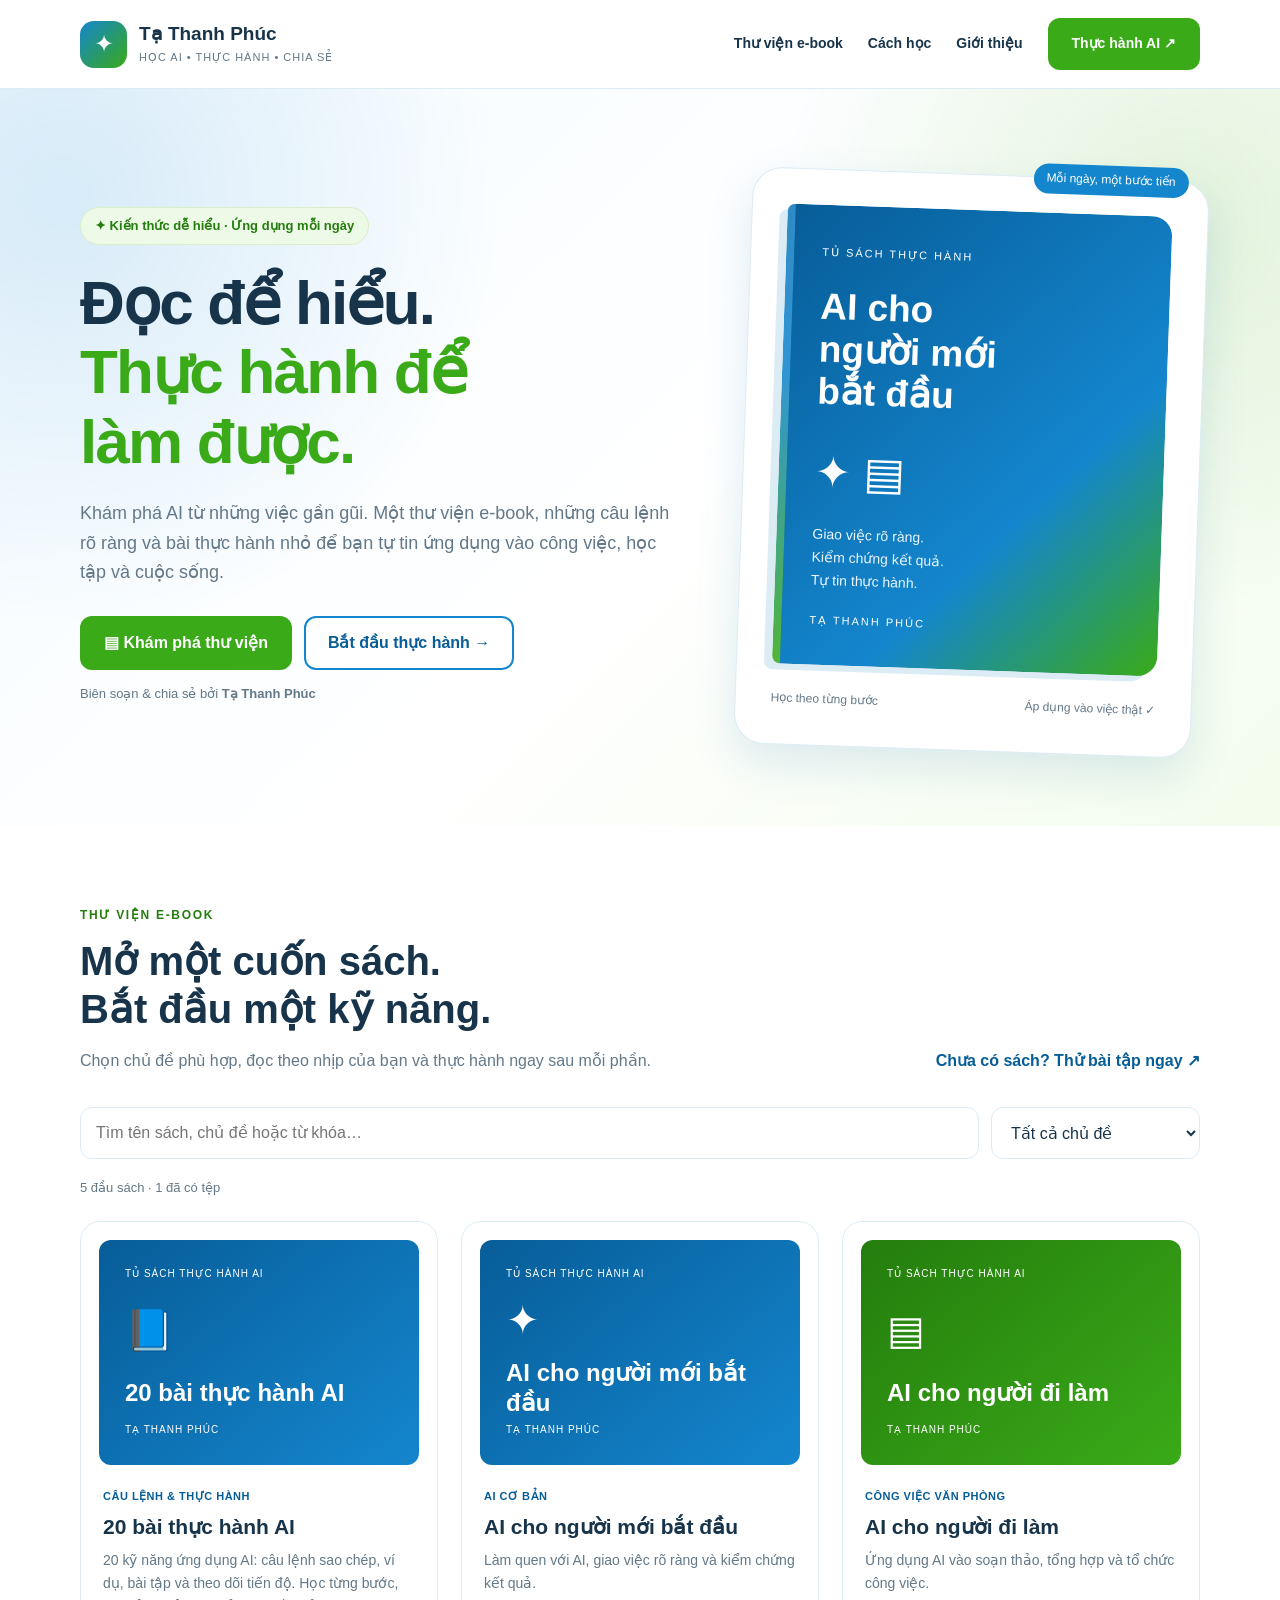
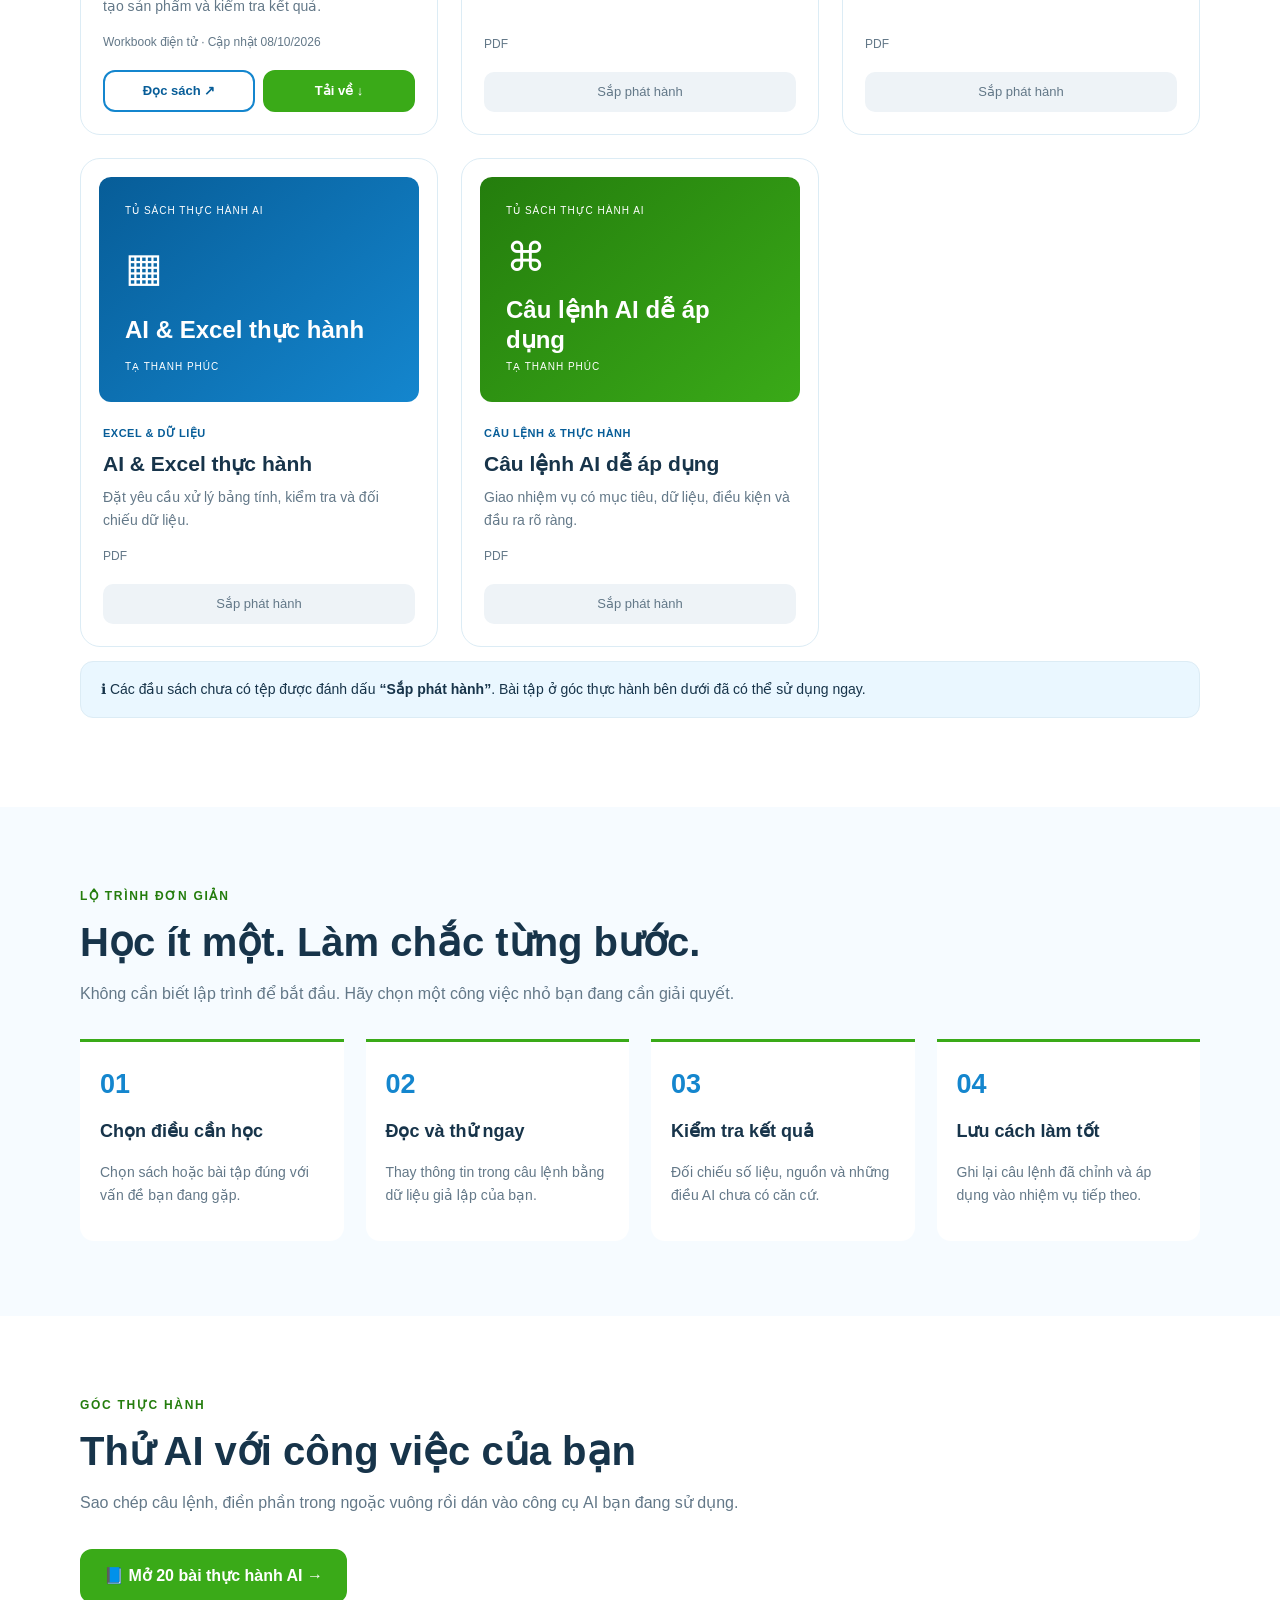
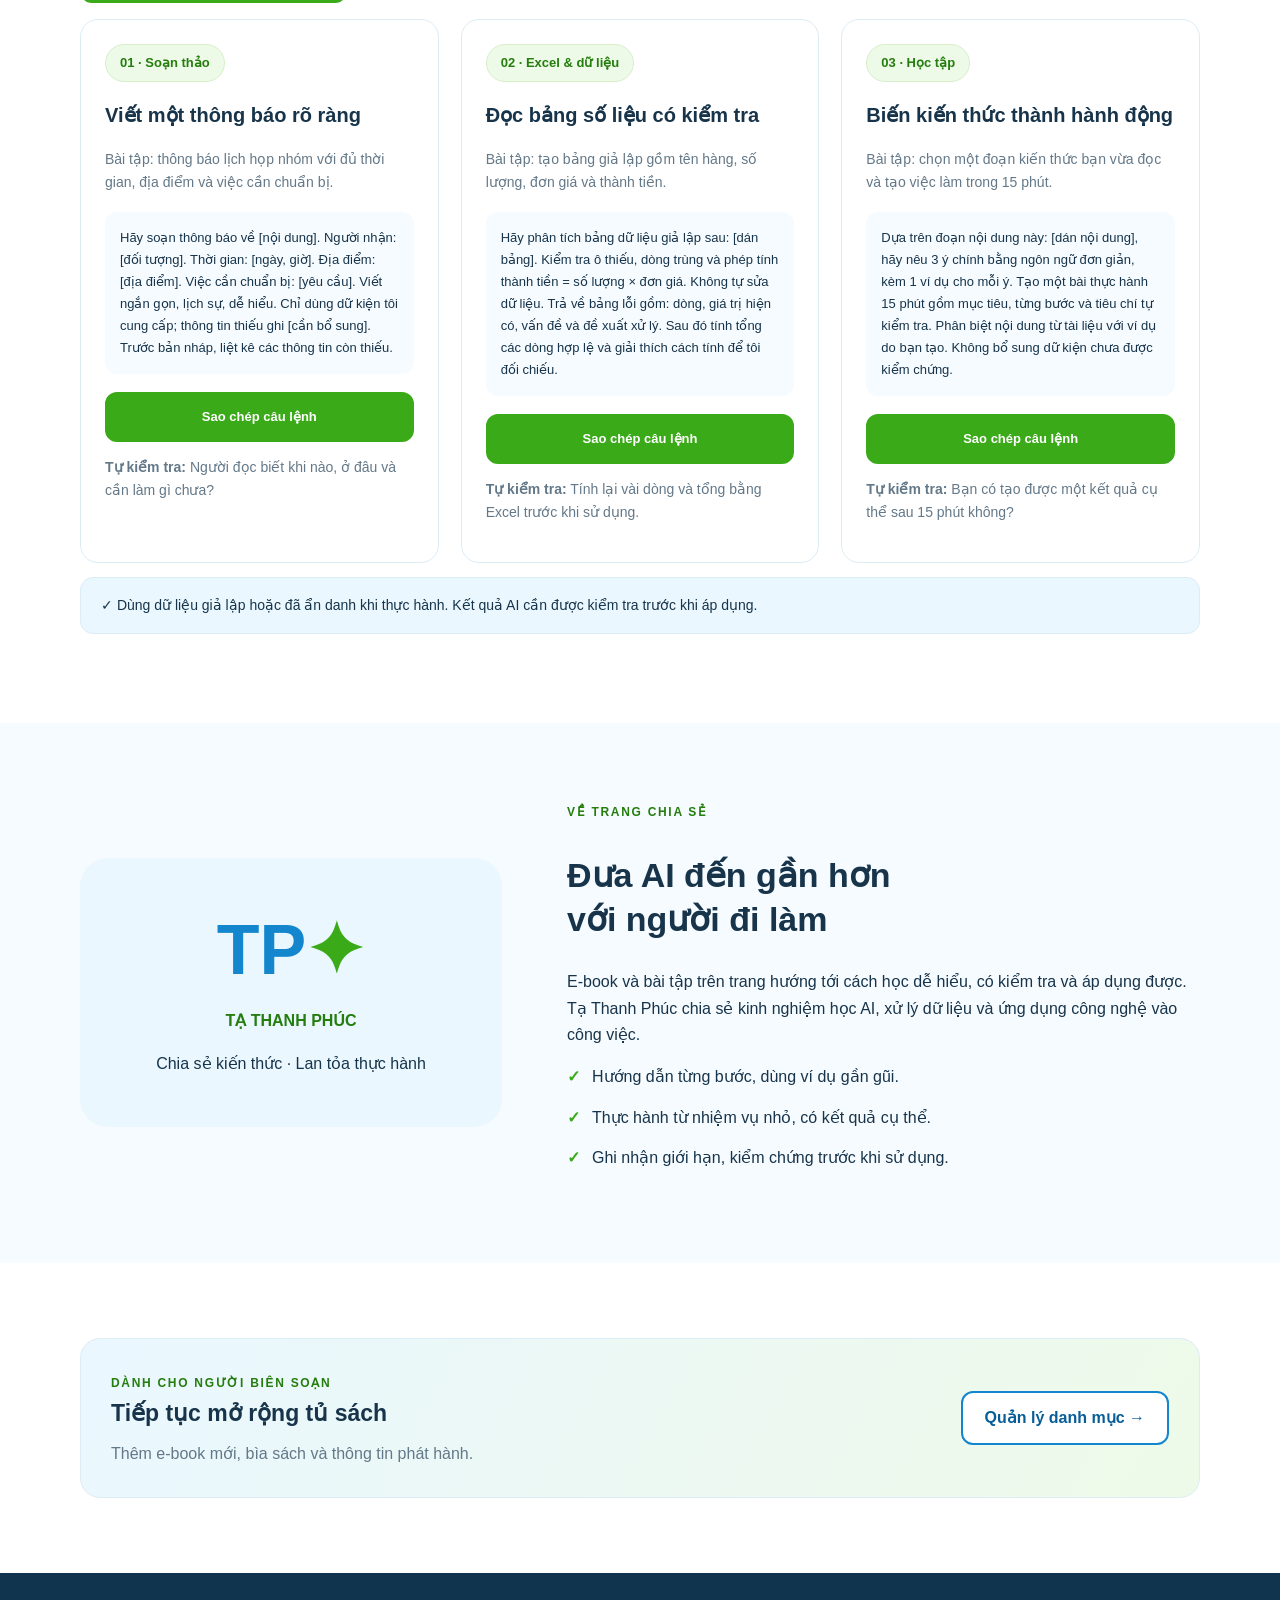
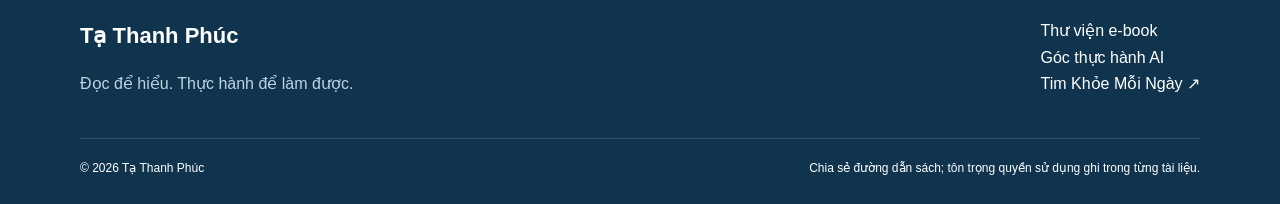
<file: index.html>
<!doctype html>
<html lang="vi"><head><meta charset="utf-8"><meta name="viewport" content="width=device-width,initial-scale=1"><title>Tạ Thanh Phúc | Thư viện e-book & thực hành AI</title><meta name="description" content="Cùng Tạ Thanh Phúc học và thực hành AI qua e-book, câu lệnh mẫu và bài tập ứng dụng vào công việc mỗi ngày."><meta property="og:title" content="Tạ Thanh Phúc • Học AI, làm được ngay"><meta property="og:description" content="Thư viện e-book và góc thực hành AI dành cho người mới bắt đầu."><meta property="og:type" content="website"><meta name="theme-color" content="#1486ce"><link rel="icon" href="favicon.svg" type="image/svg+xml"><link rel="stylesheet" href="style.css"><script defer src="books.js"></script><script defer src="app.js"></script></head>
<body><a class="skip" href="#noi-dung">Đi đến nội dung</a><header class="header"><div class="wrap nav"><a class="brand" href="#trang-chu" aria-label="Tạ Thanh Phúc — Trang chủ"><span class="brand-mark">✦</span><span><strong>Tạ Thanh Phúc</strong><small>HỌC AI • THỰC HÀNH • CHIA SẺ</small></span></a><button class="menu" id="menu" aria-label="Mở menu" aria-expanded="false" aria-controls="nav-links">☰</button><nav class="links" id="nav-links" aria-label="Điều hướng chính"><a href="#thu-vien">Thư viện e-book</a><a href="#lo-trinh">Cách học</a><a href="#gioi-thieu">Giới thiệu</a><a class="btn" href="#thuc-hanh">Thực hành AI ↗</a></nav></div></header>
<main id="noi-dung"><section class="hero" id="trang-chu"><div class="wrap hero-grid"><div><span class="pill">✦ Kiến thức dễ hiểu · Ứng dụng mỗi ngày</span><h1>Đọc để hiểu.<br><span>Thực hành để<br>làm được.</span></h1><p>Khám phá AI từ những việc gần gũi. Một thư viện e-book, những câu lệnh rõ ràng và bài thực hành nhỏ để bạn tự tin ứng dụng vào công việc, học tập và cuộc sống.</p><div class="actions"><a class="btn" href="#thu-vien">▤ Khám phá thư viện</a><a class="btn outline" href="#thuc-hanh">Bắt đầu thực hành →</a></div><p class="note">Biên soạn & chia sẻ bởi <strong>Tạ Thanh Phúc</strong></p></div><div class="showcase"><span class="showcase-tag">Mỗi ngày, một bước tiến</span><div class="book-hero"><small>TỦ SÁCH THỰC HÀNH</small><h2>AI cho<br>người mới<br>bắt đầu</h2><span class="symbol">✦ ▤</span><p>Giao việc rõ ràng.<br>Kiểm chứng kết quả.<br>Tự tin thực hành.</p><small>TẠ THANH PHÚC</small></div><div class="showcase-foot"><span>Học theo từng bước</span><span>Áp dụng vào việc thật ✓</span></div></div></div></section>
<section class="section" id="thu-vien"><div class="wrap"><div class="section-top"><div class="heading"><span class="label">Thư viện e-book</span><h2>Mở một cuốn sách.<br>Bắt đầu một kỹ năng.</h2><p>Chọn chủ đề phù hợp, đọc theo nhịp của bạn và thực hành ngay sau mỗi phần.</p></div><a href="#thuc-hanh" style="color:var(--dark);font-weight:700;margin-bottom:32px">Chưa có sách? Thử bài tập ngay ↗</a></div><div class="filters"><input id="search" type="search" placeholder="Tìm tên sách, chủ đề hoặc từ khóa…" aria-label="Tìm kiếm sách"><select id="category" aria-label="Lọc chủ đề"><option value="">Tất cả chủ đề</option></select></div><div class="count" id="count" aria-live="polite"></div><div class="grid" id="books"></div><noscript><p>Vui lòng bật JavaScript để xem danh mục sách và sử dụng bộ lọc.</p></noscript><p class="info">ℹ Các đầu sách chưa có tệp được đánh dấu <strong>“Sắp phát hành”</strong>. Bài tập ở góc thực hành bên dưới đã có thể sử dụng ngay.</p></div></section>
<section class="section light" id="lo-trinh"><div class="wrap"><div class="heading"><span class="label">Lộ trình đơn giản</span><h2>Học ít một. Làm chắc từng bước.</h2><p>Không cần biết lập trình để bắt đầu. Hãy chọn một công việc nhỏ bạn đang cần giải quyết.</p></div><div class="steps"><article class="step"><span class="step-number">01</span><h3>Chọn điều cần học</h3><p>Chọn sách hoặc bài tập đúng với vấn đề bạn đang gặp.</p></article><article class="step"><span class="step-number">02</span><h3>Đọc và thử ngay</h3><p>Thay thông tin trong câu lệnh bằng dữ liệu giả lập của bạn.</p></article><article class="step"><span class="step-number">03</span><h3>Kiểm tra kết quả</h3><p>Đối chiếu số liệu, nguồn và những điều AI chưa có căn cứ.</p></article><article class="step"><span class="step-number">04</span><h3>Lưu cách làm tốt</h3><p>Ghi lại câu lệnh đã chỉnh và áp dụng vào nhiệm vụ tiếp theo.</p></article></div></div></section>
<section class="section" id="thuc-hanh"><div class="wrap"><div class="heading"><span class="label">Góc thực hành</span><h2>Thử AI với công việc của bạn</h2><p>Sao chép câu lệnh, điền phần trong ngoặc vuông rồi dán vào công cụ AI bạn đang sử dụng.</p></div><p><a class="btn" href="20-bai-thuc-hanh-ai.html">📘 Mở 20 bài thực hành AI →</a></p><div class="practice-grid">
<article class="practice"><span class="pill">01 · Soạn thảo</span><h3>Viết một thông báo rõ ràng</h3><p>Bài tập: thông báo lịch họp nhóm với đủ thời gian, địa điểm và việc cần chuẩn bị.</p><div class="prompt">Hãy soạn thông báo về [nội dung]. Người nhận: [đối tượng]. Thời gian: [ngày, giờ]. Địa điểm: [địa điểm]. Việc cần chuẩn bị: [yêu cầu]. Viết ngắn gọn, lịch sự, dễ hiểu. Chỉ dùng dữ kiện tôi cung cấp; thông tin thiếu ghi [cần bổ sung]. Trước bản nháp, liệt kê các thông tin còn thiếu.</div><button class="btn copy" type="button">Sao chép câu lệnh</button><p><strong>Tự kiểm tra:</strong> Người đọc biết khi nào, ở đâu và cần làm gì chưa?</p></article>
<article class="practice"><span class="pill">02 · Excel & dữ liệu</span><h3>Đọc bảng số liệu có kiểm tra</h3><p>Bài tập: tạo bảng giả lập gồm tên hàng, số lượng, đơn giá và thành tiền.</p><div class="prompt">Hãy phân tích bảng dữ liệu giả lập sau: [dán bảng]. Kiểm tra ô thiếu, dòng trùng và phép tính thành tiền = số lượng × đơn giá. Không tự sửa dữ liệu. Trả về bảng lỗi gồm: dòng, giá trị hiện có, vấn đề và đề xuất xử lý. Sau đó tính tổng các dòng hợp lệ và giải thích cách tính để tôi đối chiếu.</div><button class="btn copy" type="button">Sao chép câu lệnh</button><p><strong>Tự kiểm tra:</strong> Tính lại vài dòng và tổng bằng Excel trước khi sử dụng.</p></article>
<article class="practice"><span class="pill">03 · Học tập</span><h3>Biến kiến thức thành hành động</h3><p>Bài tập: chọn một đoạn kiến thức bạn vừa đọc và tạo việc làm trong 15 phút.</p><div class="prompt">Dựa trên đoạn nội dung này: [dán nội dung], hãy nêu 3 ý chính bằng ngôn ngữ đơn giản, kèm 1 ví dụ cho mỗi ý. Tạo một bài thực hành 15 phút gồm mục tiêu, từng bước và tiêu chí tự kiểm tra. Phân biệt nội dung từ tài liệu với ví dụ do bạn tạo. Không bổ sung dữ kiện chưa được kiểm chứng.</div><button class="btn copy" type="button">Sao chép câu lệnh</button><p><strong>Tự kiểm tra:</strong> Bạn có tạo được một kết quả cụ thể sau 15 phút không?</p></article></div><p class="info">✓ Dùng dữ liệu giả lập hoặc đã ẩn danh khi thực hành. Kết quả AI cần được kiểm tra trước khi áp dụng.</p></div></section>
<section class="section light" id="gioi-thieu"><div class="wrap about"><div class="about-art"><div class="monogram">TP<span style="color:var(--green)">✦</span></div><p>TẠ THANH PHÚC</p><span>Chia sẻ kiến thức · Lan tỏa thực hành</span></div><div><span class="label">Về trang chia sẻ</span><h2 style="font-size:34px;line-height:1.3">Đưa AI đến gần hơn<br>với người đi làm</h2><p>E-book và bài tập trên trang hướng tới cách học dễ hiểu, có kiểm tra và áp dụng được. Tạ Thanh Phúc chia sẻ kinh nghiệm học AI, xử lý dữ liệu và ứng dụng công nghệ vào công việc.</p><ul class="checklist"><li>Hướng dẫn từng bước, dùng ví dụ gần gũi.</li><li>Thực hành từ nhiệm vụ nhỏ, có kết quả cụ thể.</li><li>Ghi nhận giới hạn, kiểm chứng trước khi sử dụng.</li></ul></div></div></section>
<section class="section"><div class="wrap banner"><div><span class="label">Dành cho người biên soạn</span><h3>Tiếp tục mở rộng tủ sách</h3><p>Thêm e-book mới, bìa sách và thông tin phát hành.</p></div><a class="btn outline" href="quan-tri.html">Quản lý danh mục →</a></div></section></main>
<footer class="footer"><div class="wrap"><div class="footer-row"><div><strong style="font-size:22px">Tạ Thanh Phúc</strong><p>Đọc để hiểu. Thực hành để làm được.</p></div><div><a href="#thu-vien">Thư viện e-book</a><br><a href="#thuc-hanh">Góc thực hành AI</a><br><a href="https://timkhoemoingay.github.io/" target="_blank" rel="noopener">Tim Khỏe Mỗi Ngày ↗</a></div></div><div class="footer-bottom"><span>© <span id="year">2026</span> Tạ Thanh Phúc</span><span>Chia sẻ đường dẫn sách; tôn trọng quyền sử dụng ghi trong từng tài liệu.</span></div></div></footer></body></html>
</file>
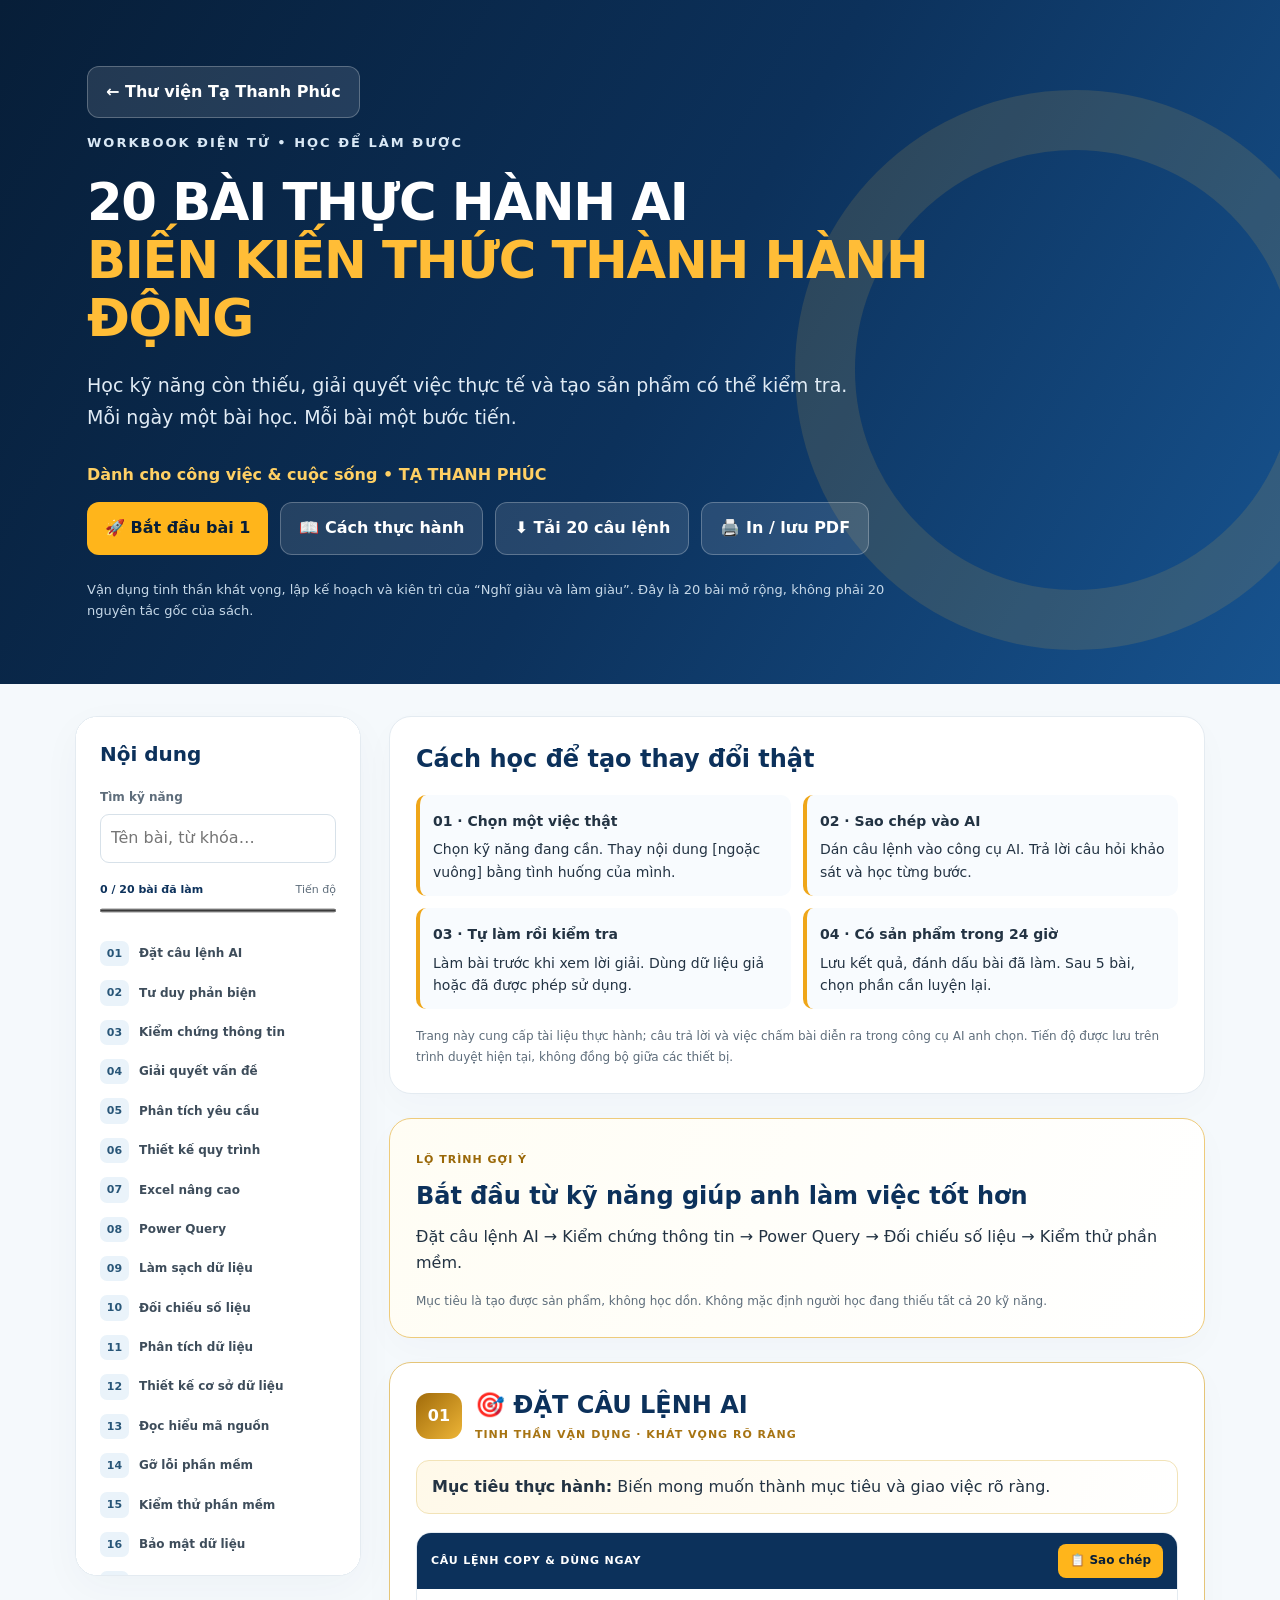
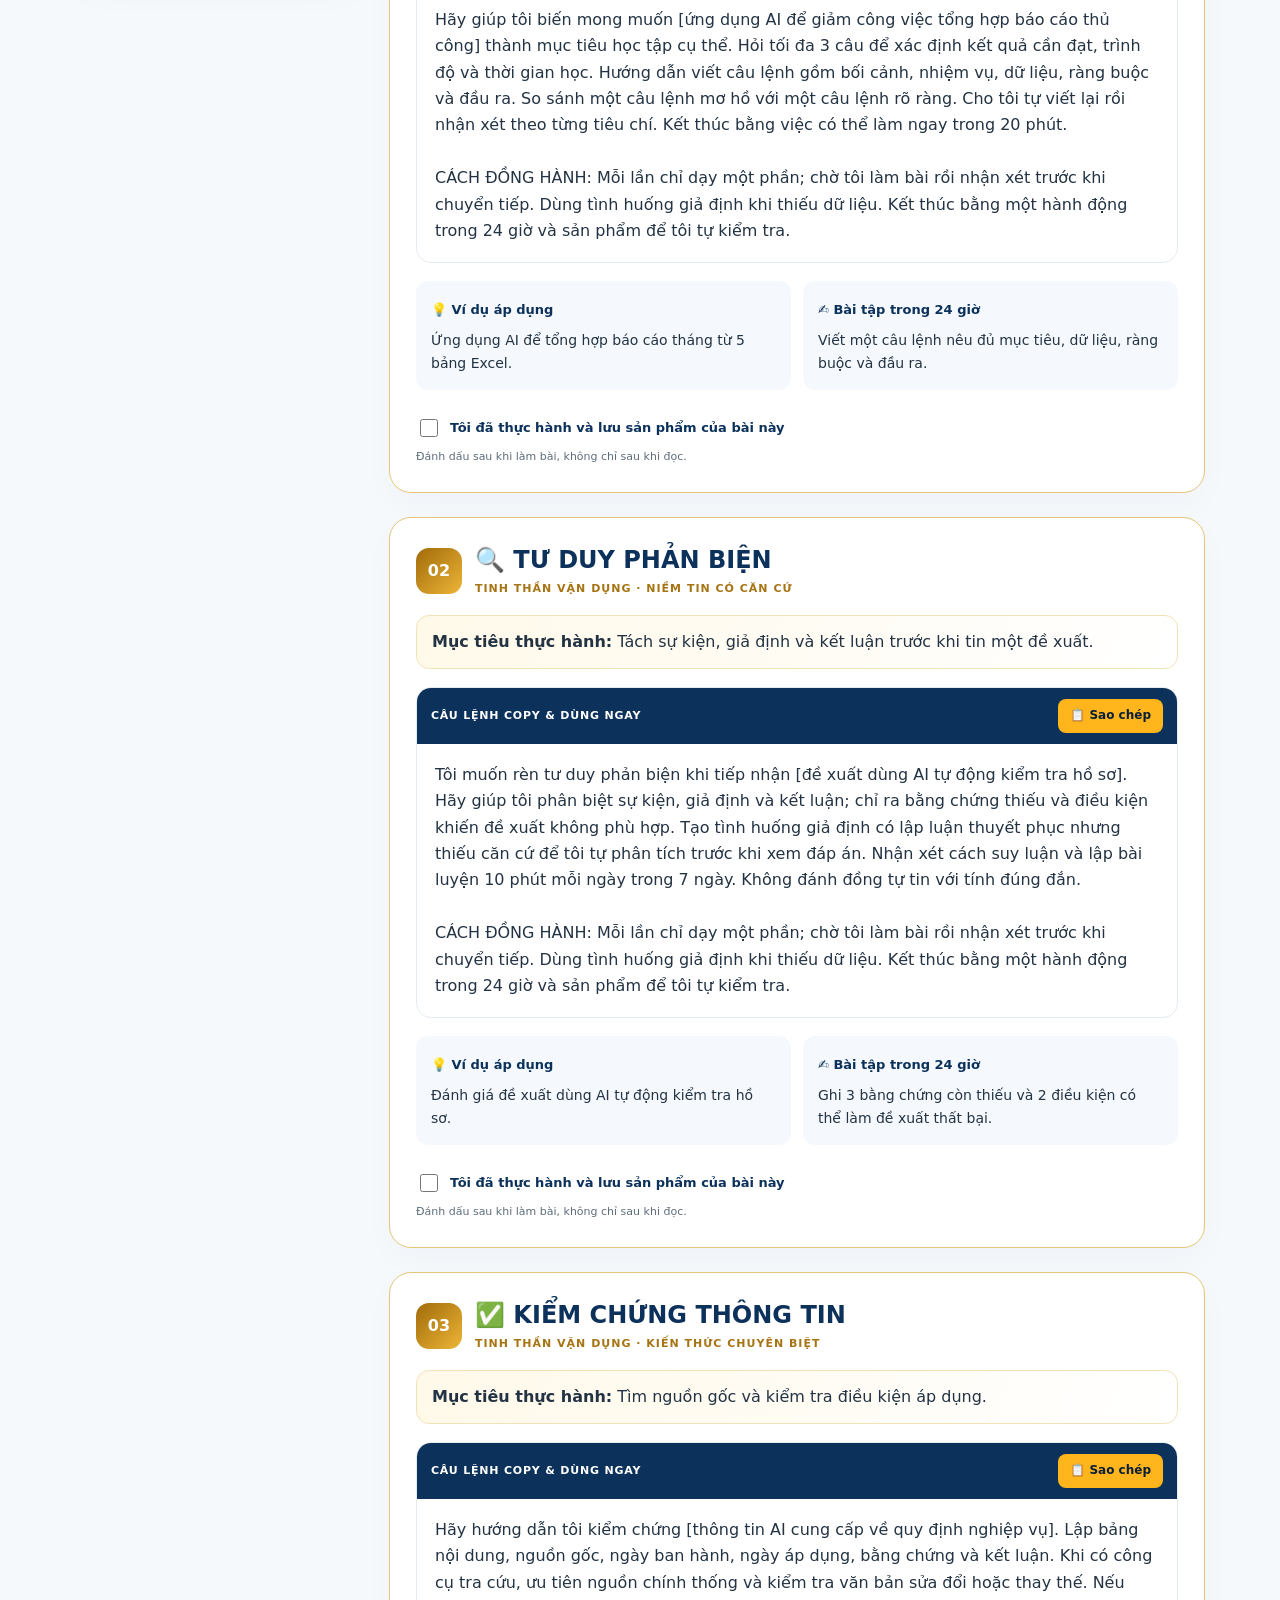
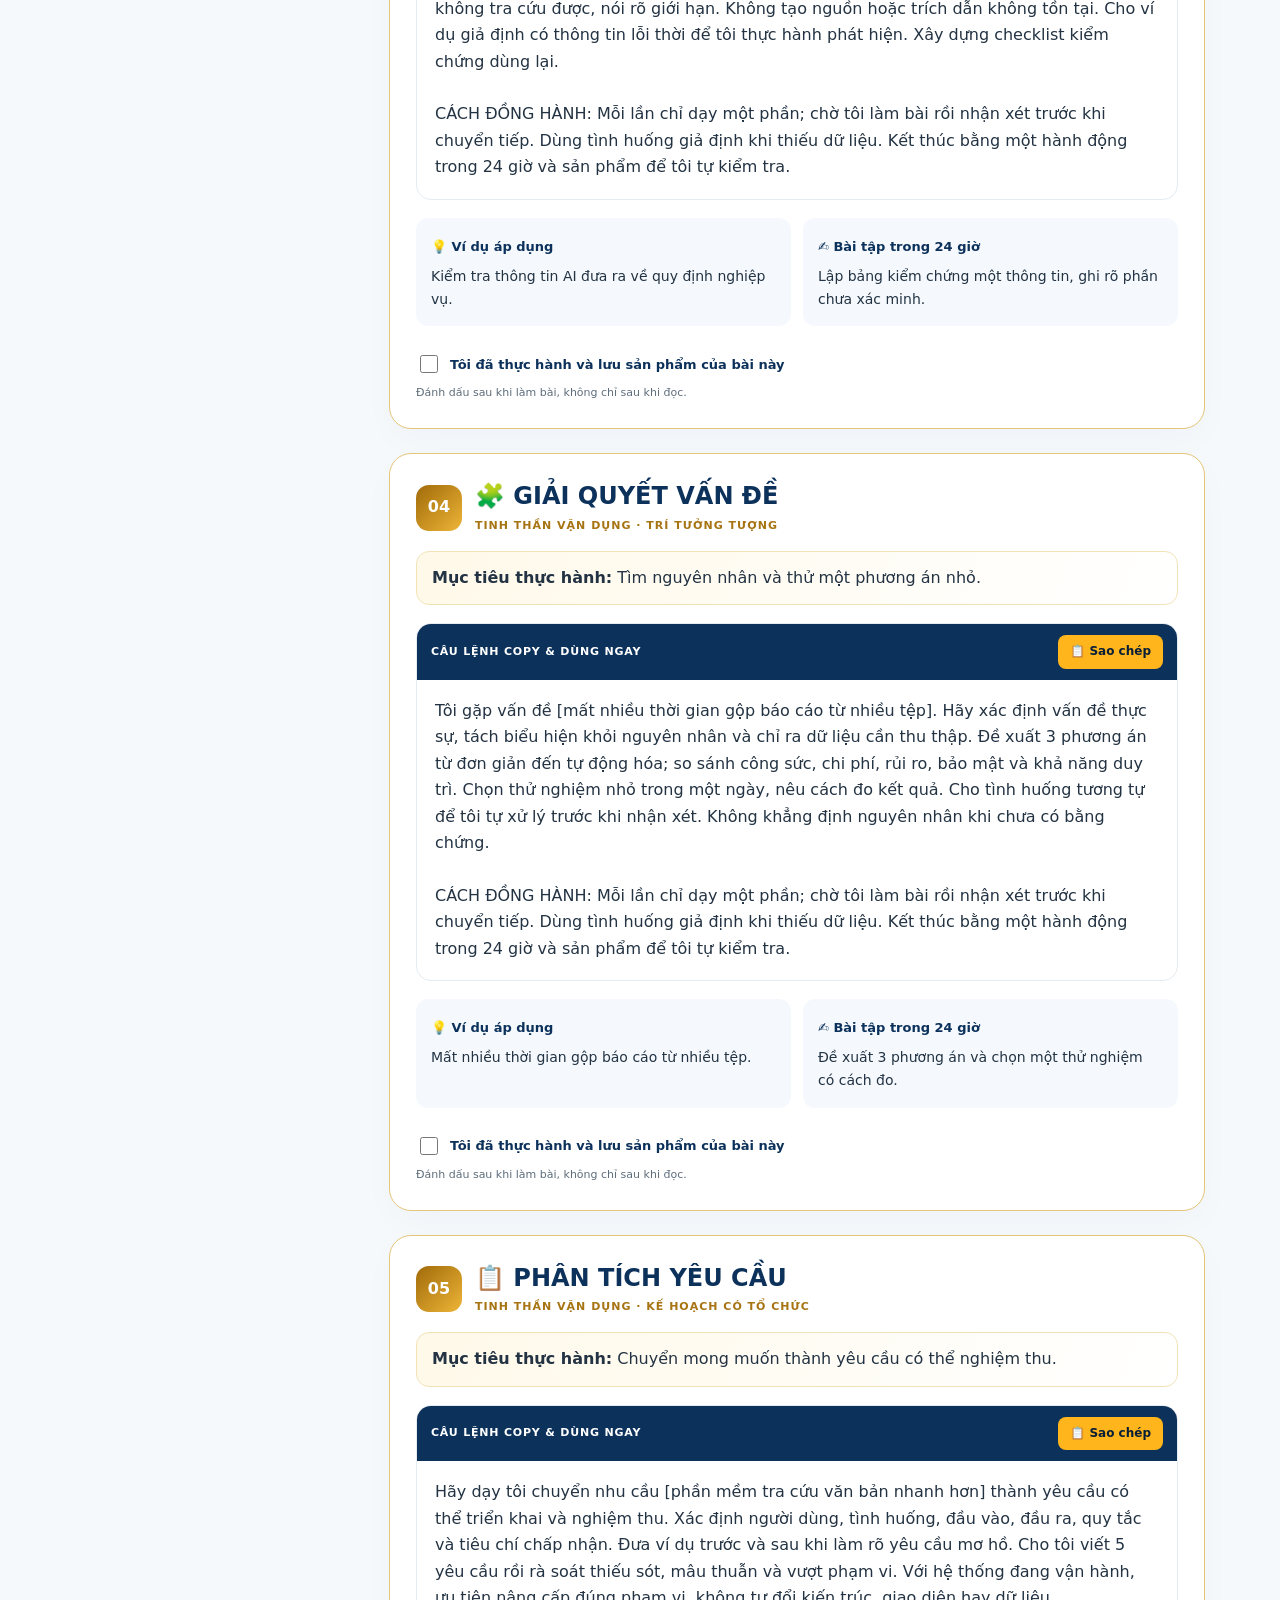
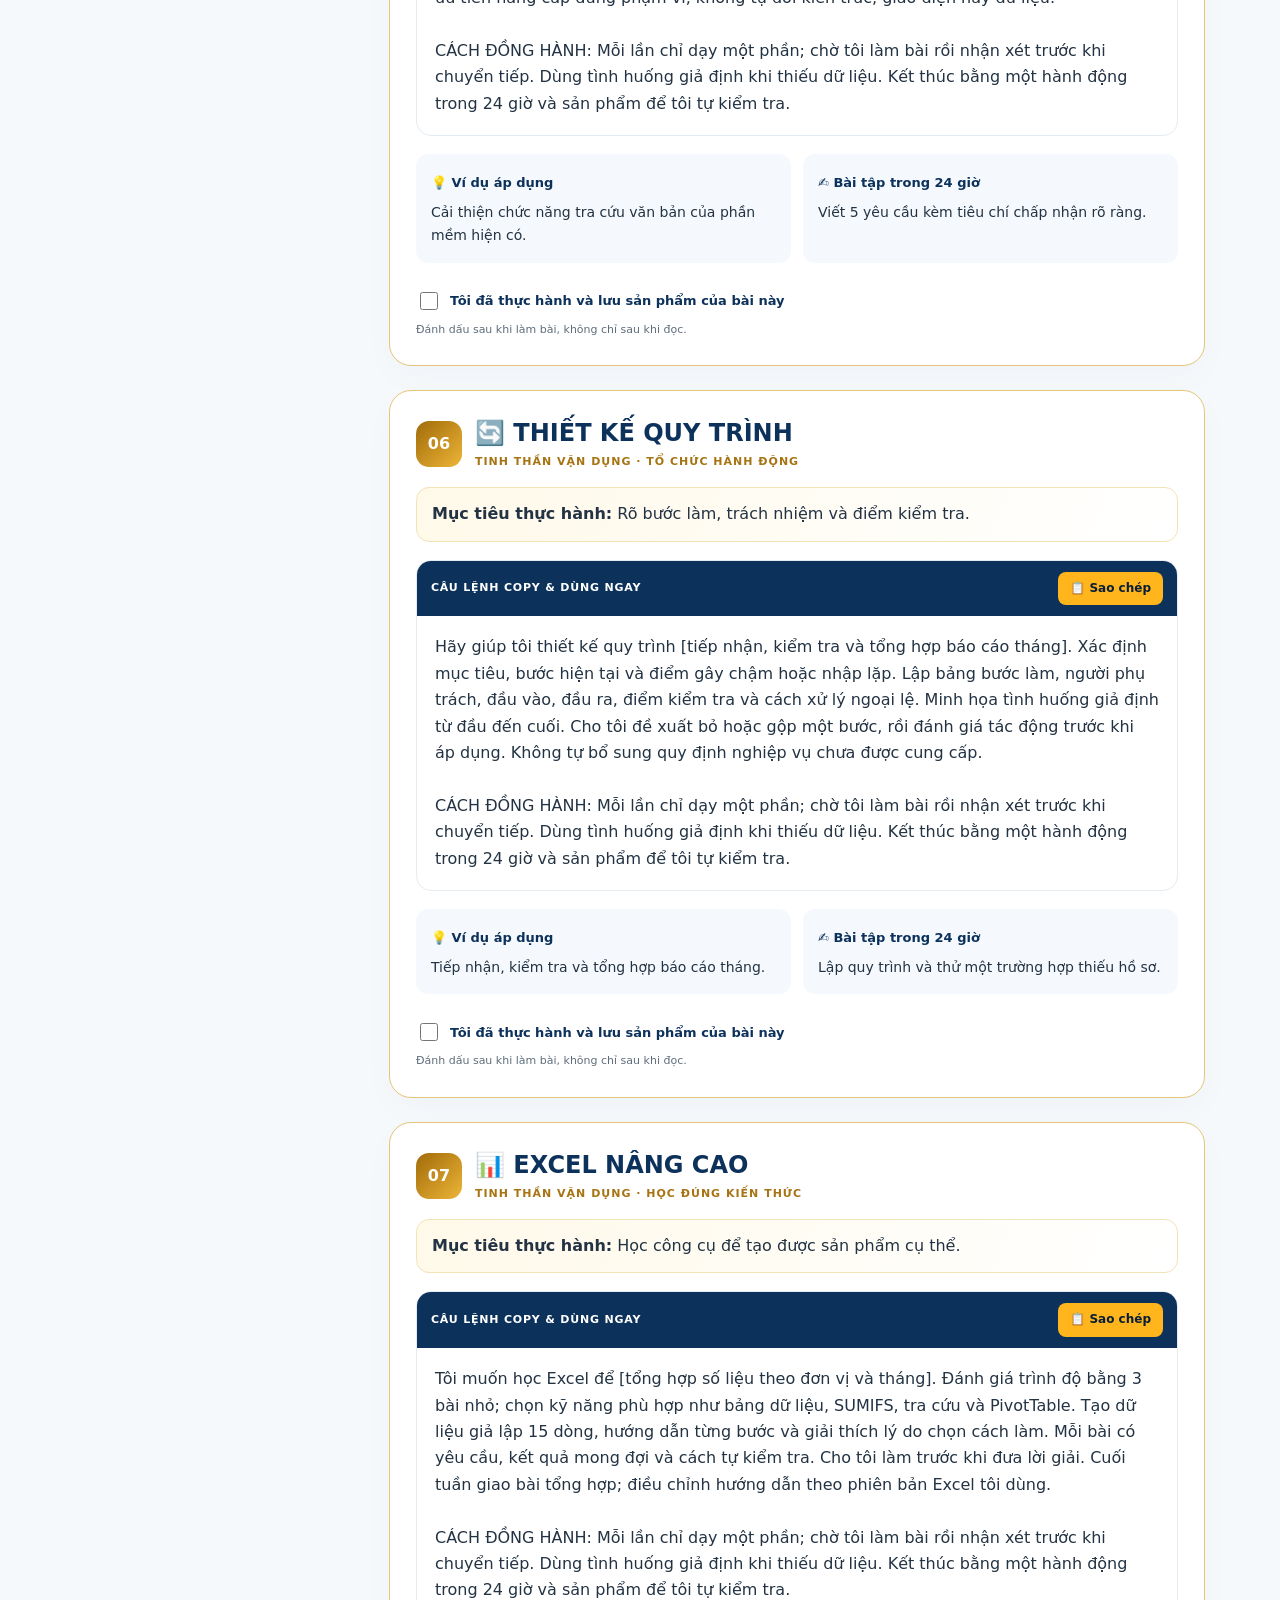
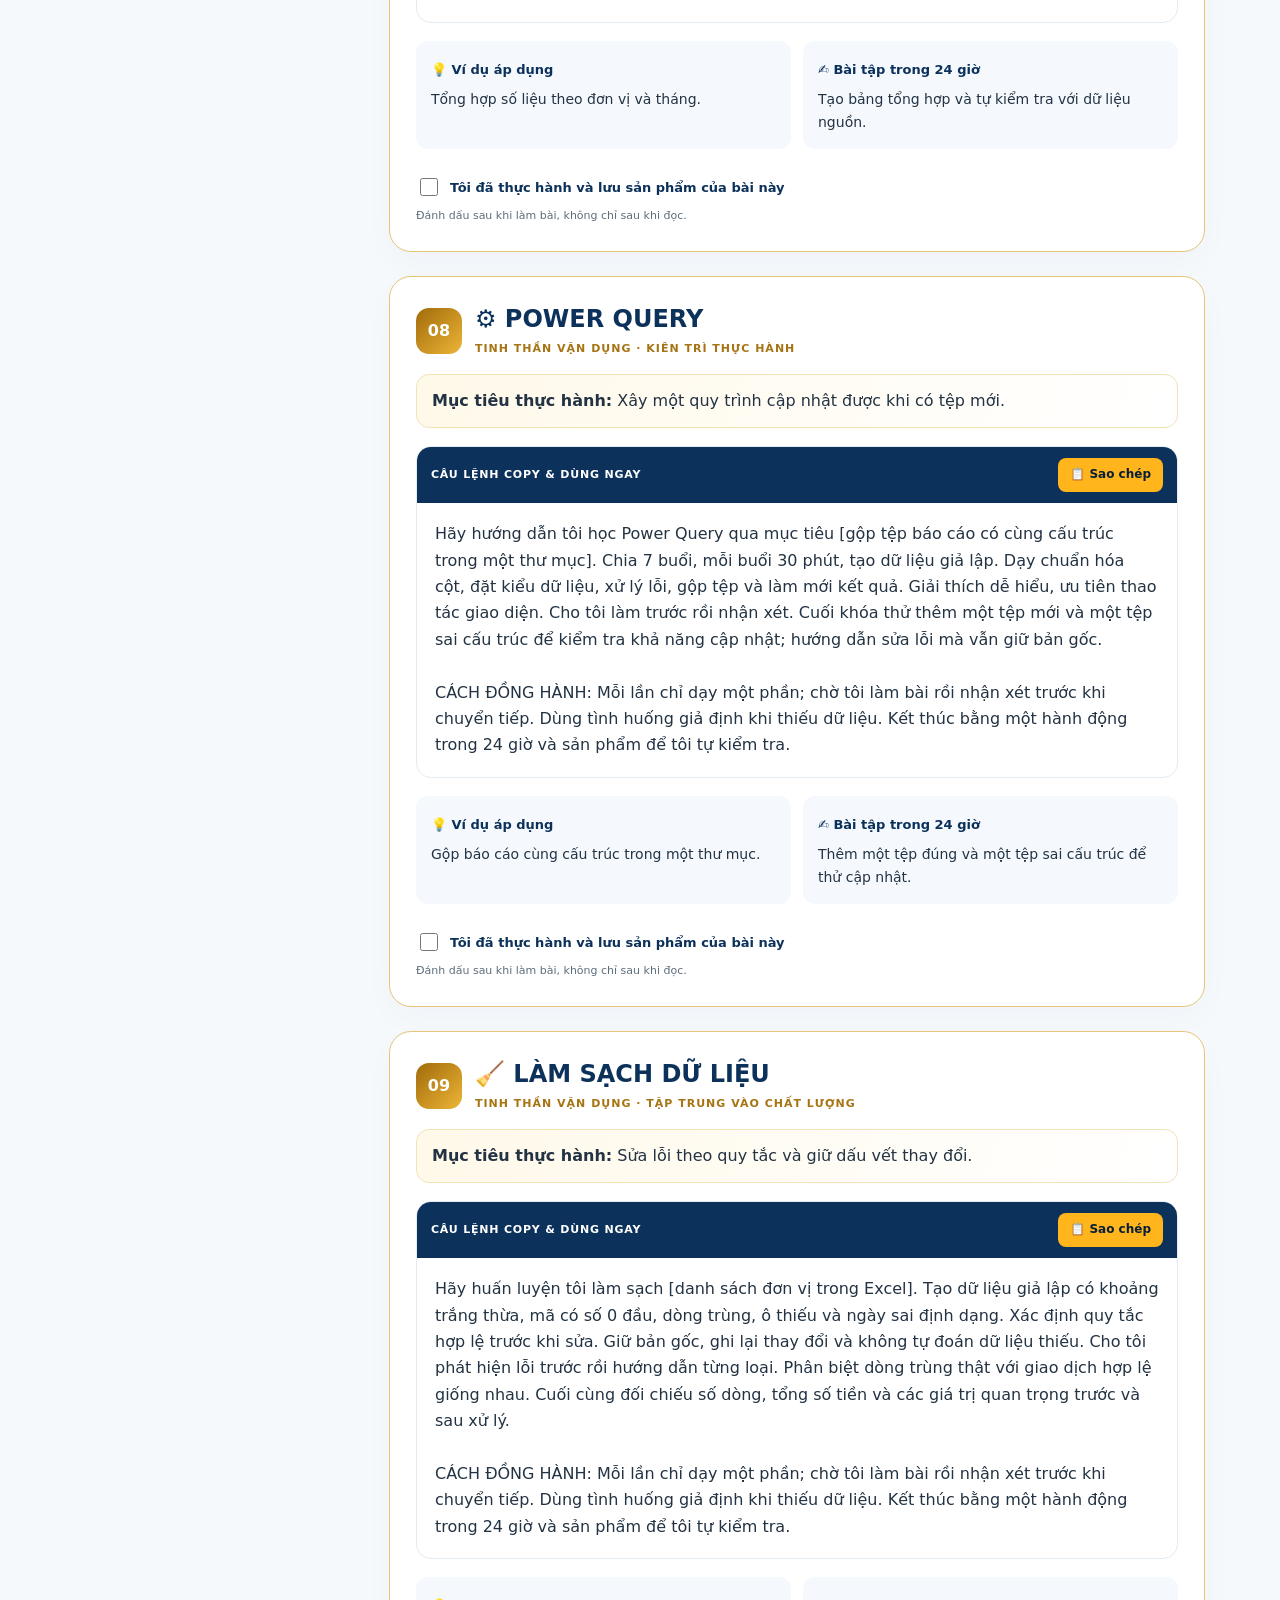
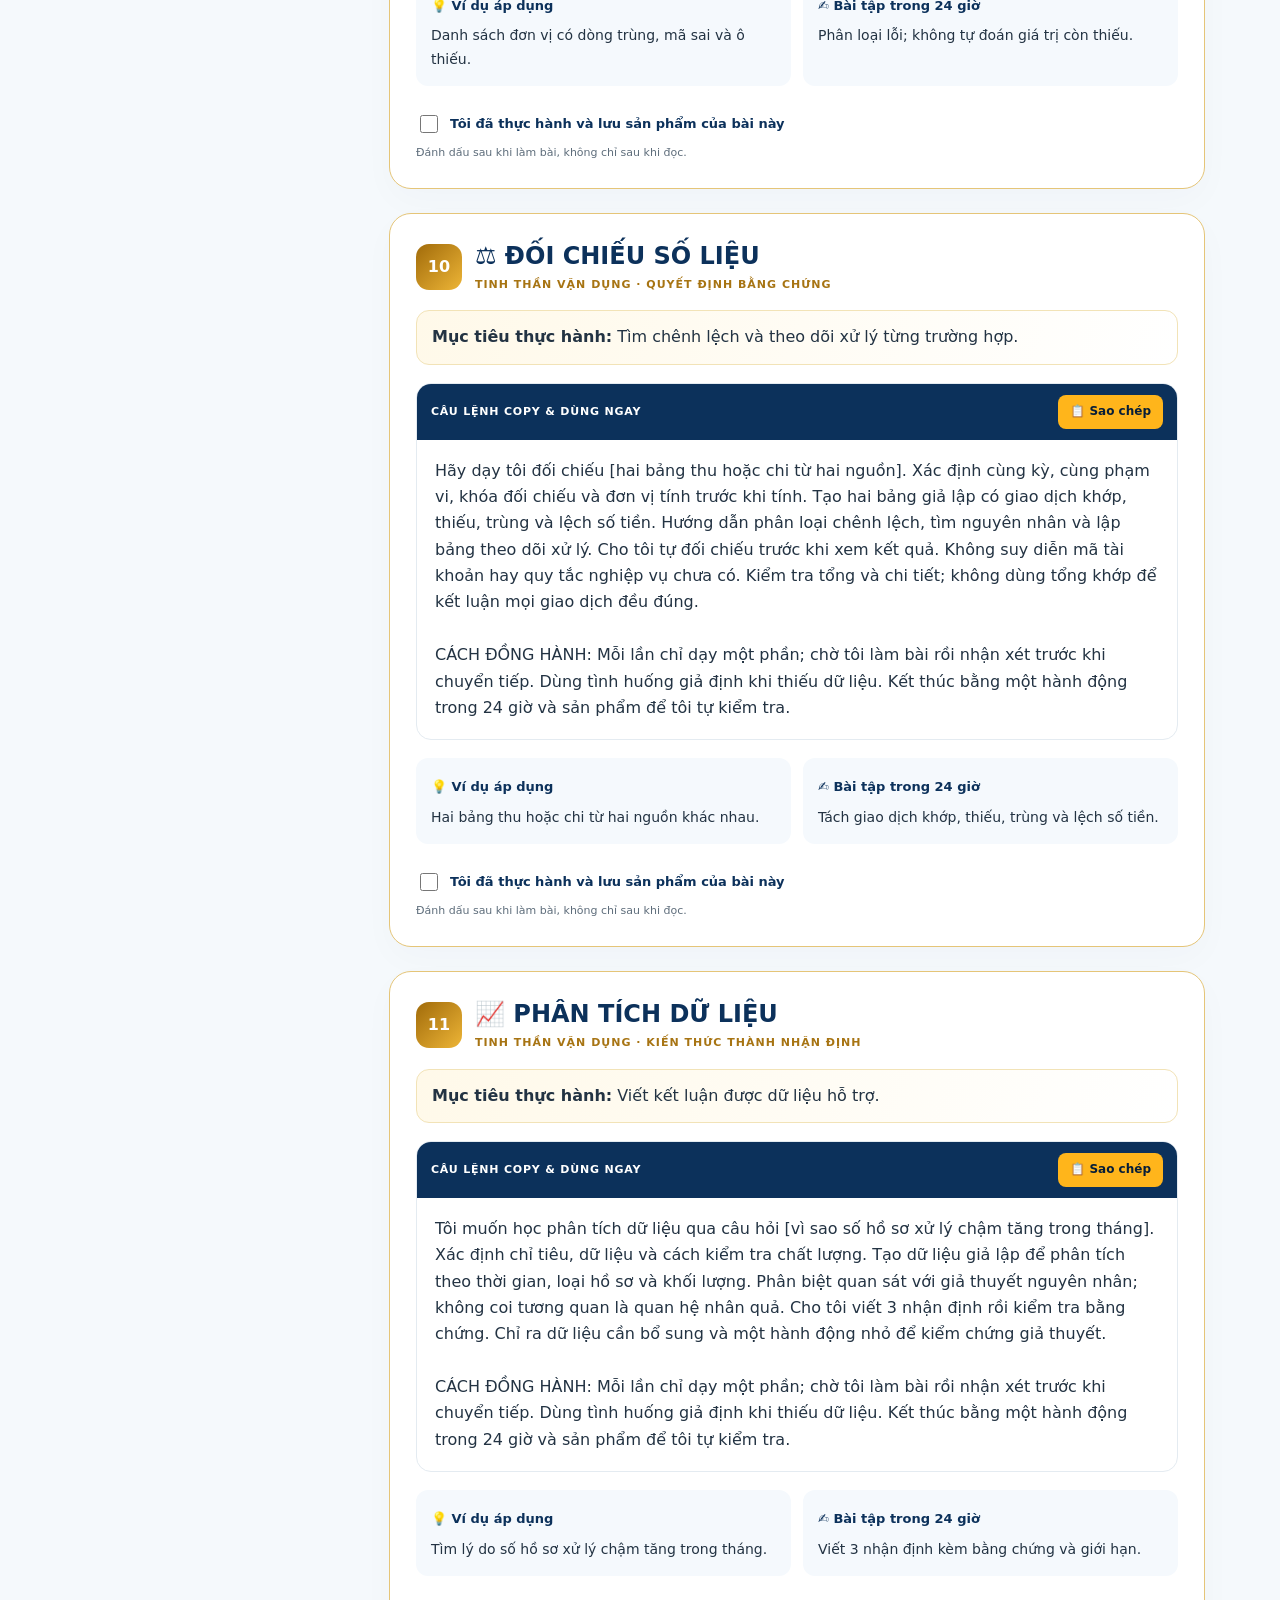
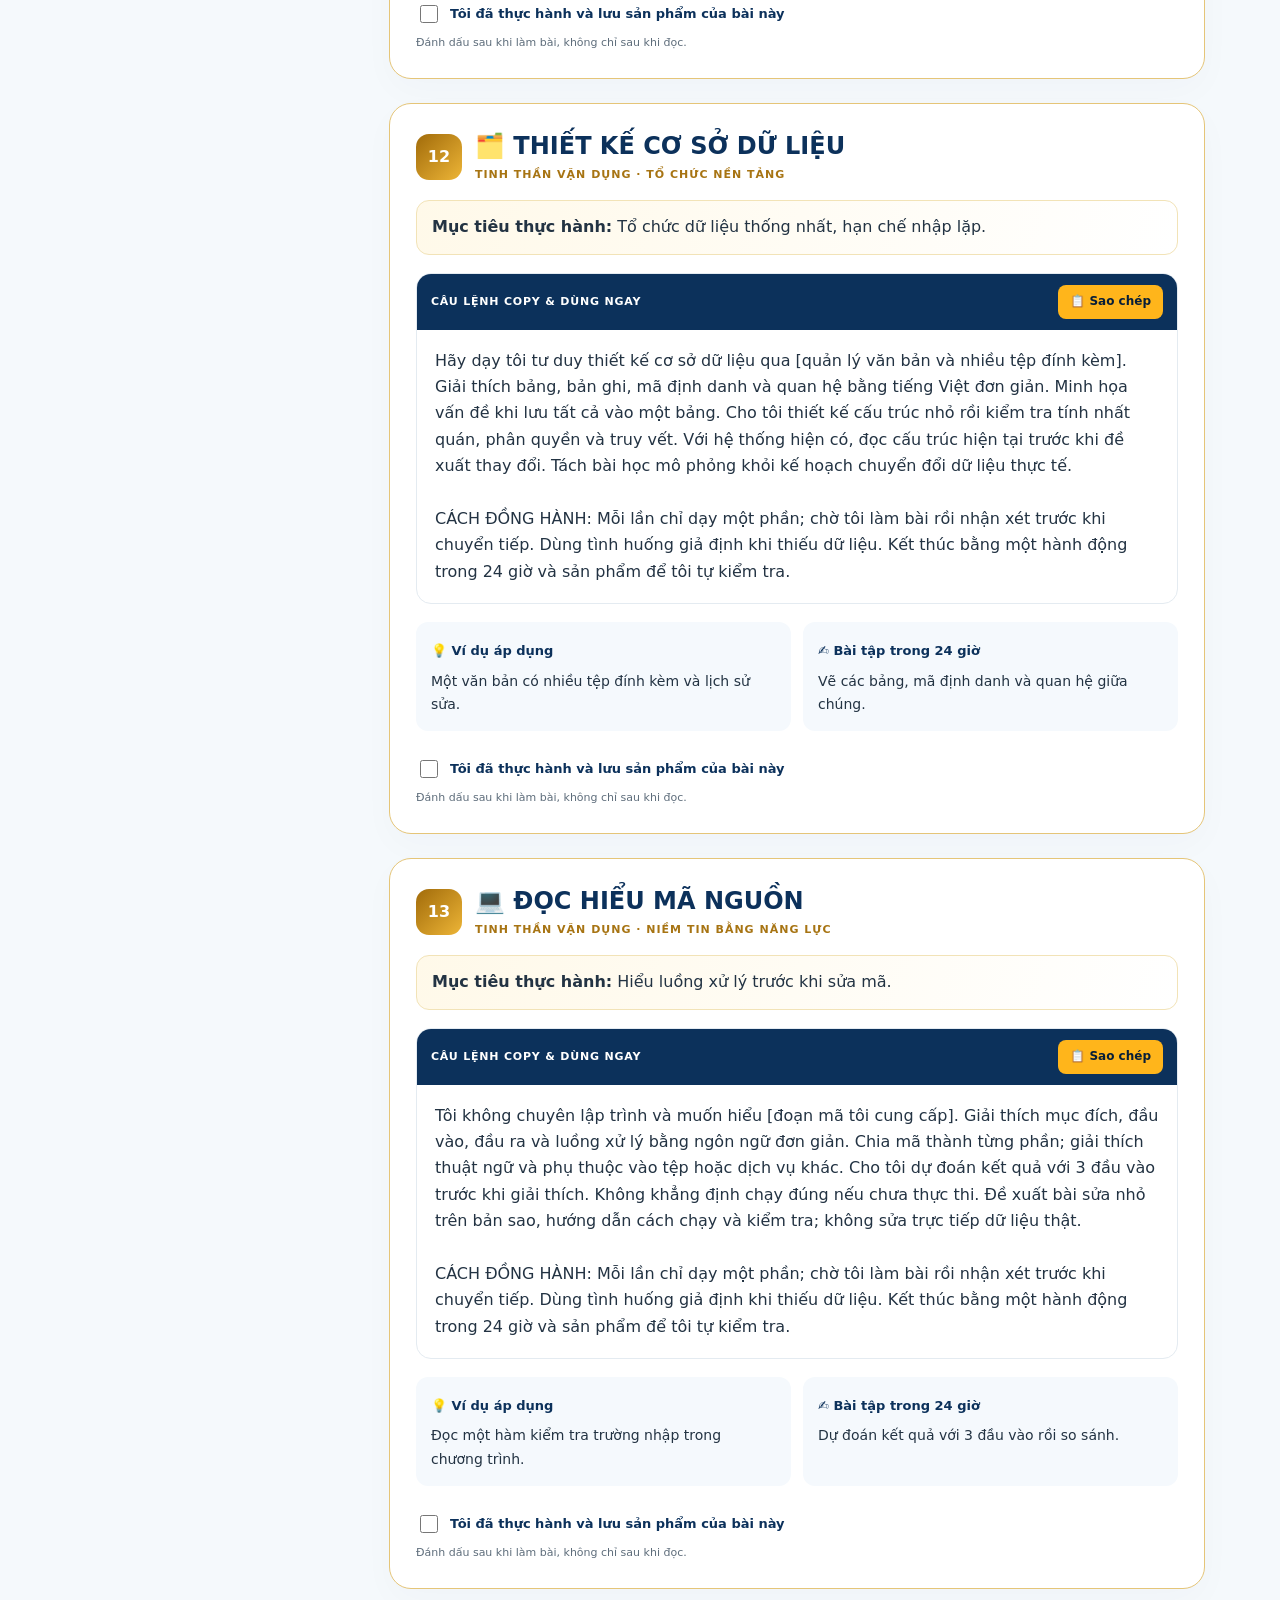
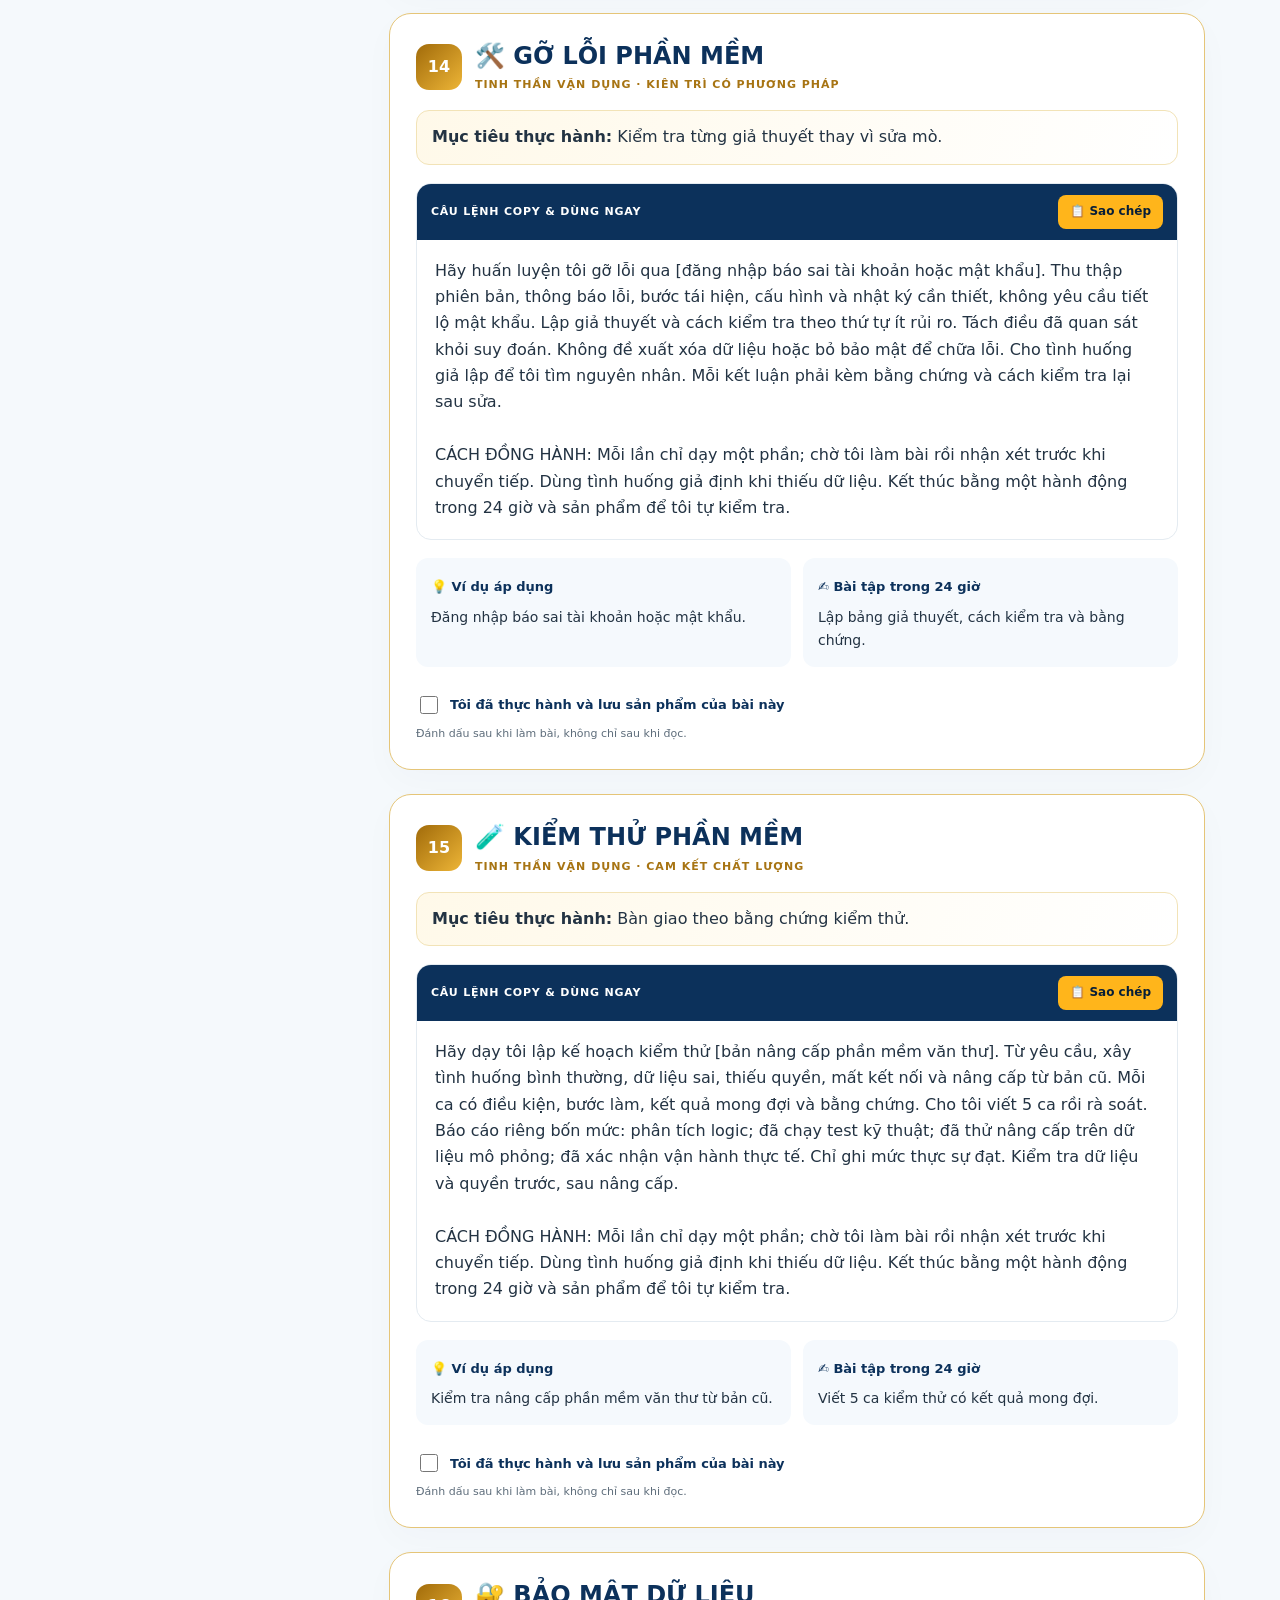
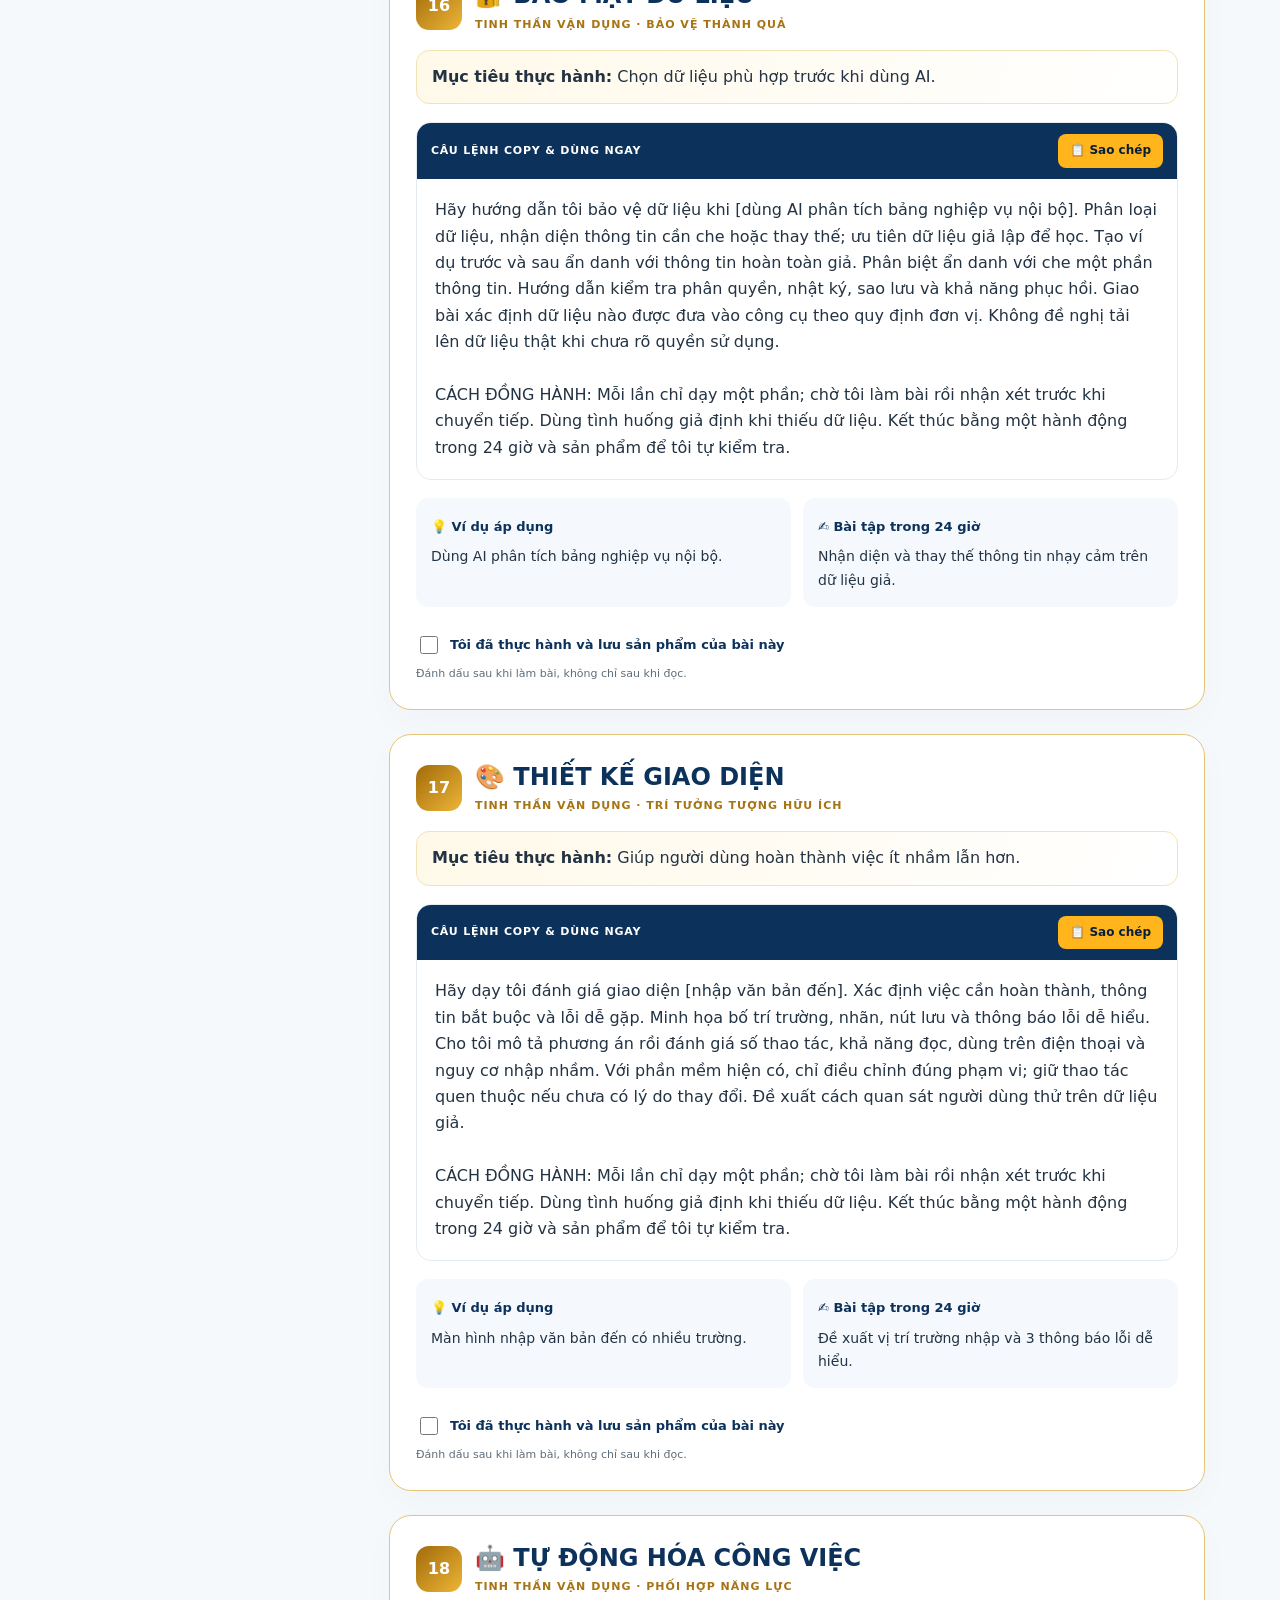
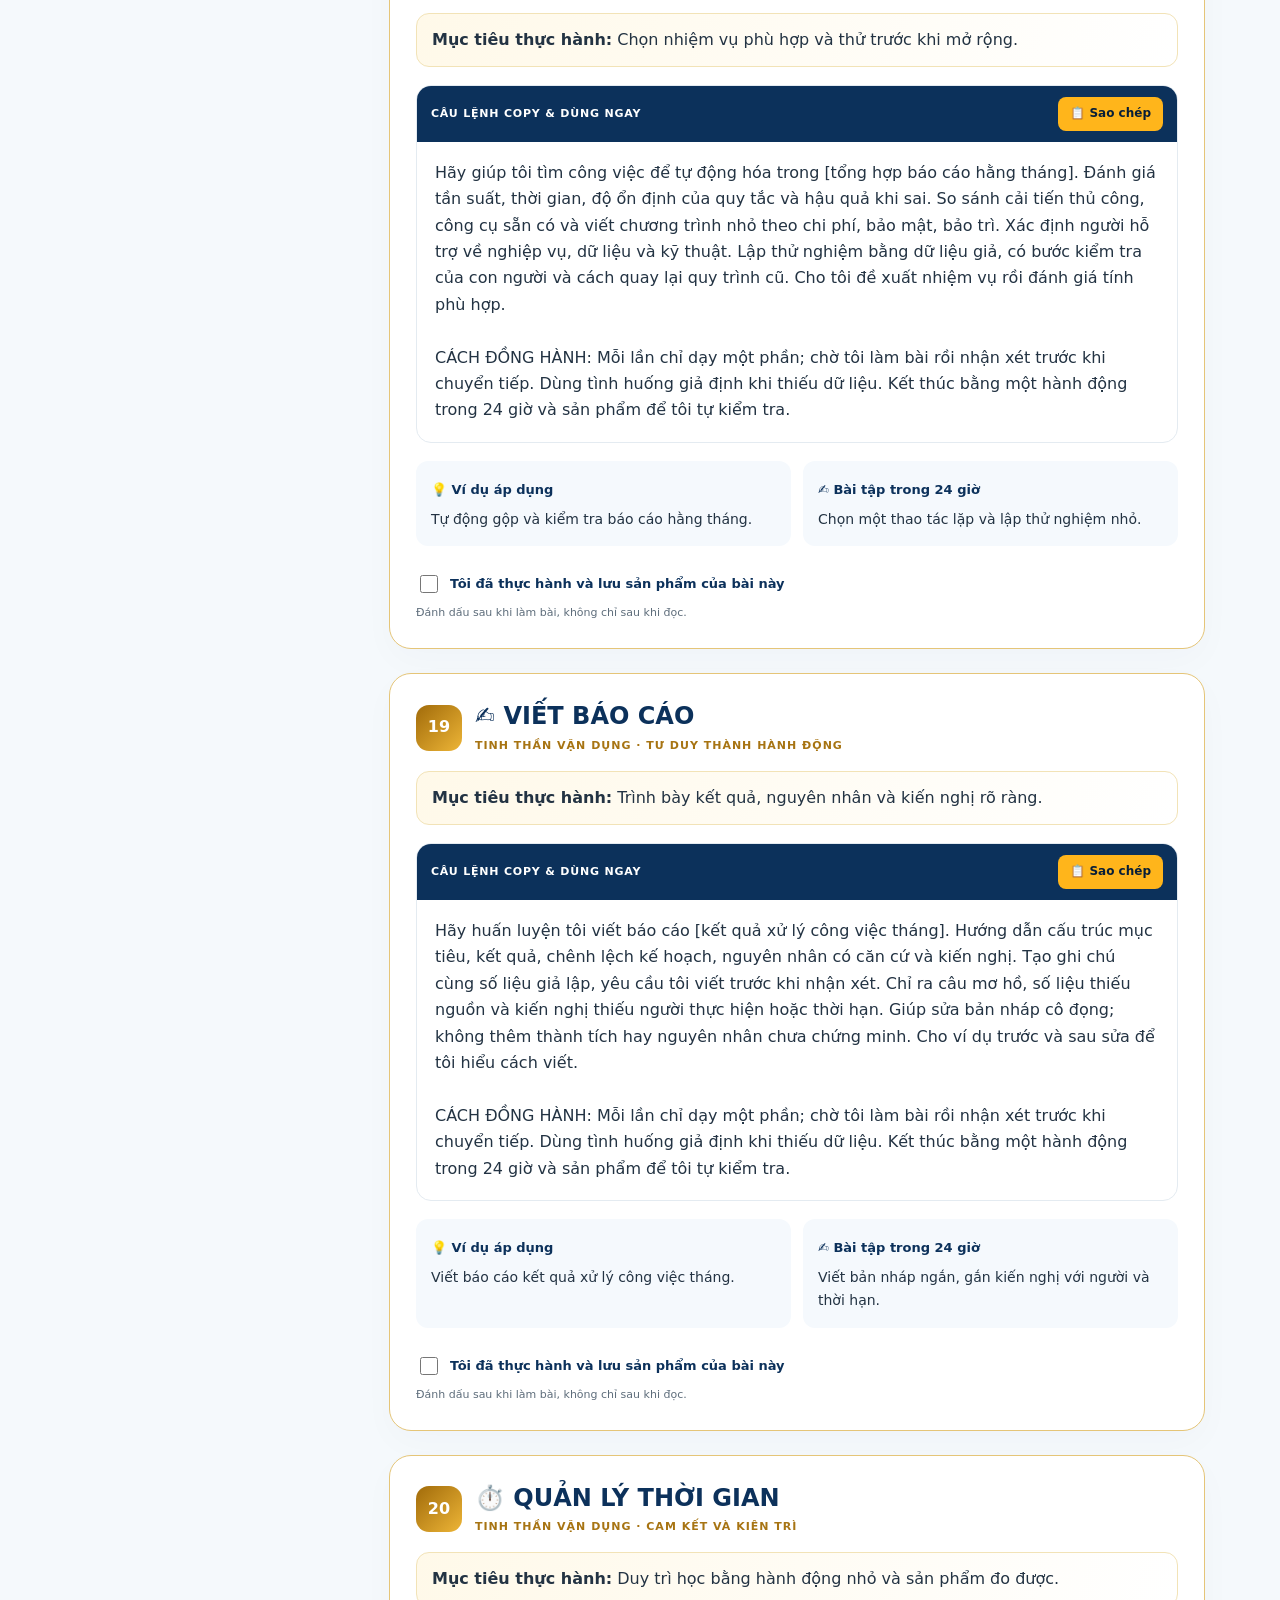
<file: 20-bai-thuc-hanh-ai.html>
<!doctype html>
<html lang="vi">
<head>
<meta charset="utf-8"><meta name="viewport" content="width=device-width,initial-scale=1">
<meta name="description" content="20 bài thực hành học kỹ năng bằng AI. Có câu lệnh sao chép, ví dụ, bài tập và theo dõi tiến độ. Tạ Thanh Phúc.">
<title>20 bài thực hành AI | Tạ Thanh Phúc</title>
<style>:root{--navy:#0c315b;--navy-deep:#071e38;--blue:#164d87;--gold:#ffb51b;--ink:#233343;--muted:#5e6d7b;--bg:#f5f9fc;--border:#e4ebf1}
*{box-sizing:border-box}html{scroll-behavior:smooth;scroll-padding-top:24px}body{margin:0;background:var(--bg);color:var(--ink);font:16px/1.65 Inter,system-ui,-apple-system,"Segoe UI",Roboto,Arial,sans-serif}button,input{font:inherit}a{color:var(--navy)}button,.button{cursor:pointer;border:0;border-radius:12px;padding:12px 18px;font-weight:750;display:inline-flex;align-items:center;justify-content:center;text-decoration:none;gap:6px}button:hover,.button:hover{filter:brightness(.96)}button:focus-visible,a:focus-visible,input:focus-visible,summary:focus-visible{outline:3px solid #d58d00;outline-offset:3px}.gold{background:var(--gold);color:var(--navy-deep)}.glass{color:white;background:#ffffff1c;border:1px solid #ffffff40}h1,h2,h3,p{margin-top:0}h2{font-size:24px;line-height:1.35;color:var(--navy)}p{margin-bottom:14px}
.hero{position:relative;overflow:hidden;background:linear-gradient(120deg,var(--navy-deep),var(--navy) 52%,#17538f);color:white}.hero:after{content:"";position:absolute;width:440px;height:440px;border:60px solid #dfb04526;border-radius:50%;right:-75px;top:90px;pointer-events:none}.hero-inner{max-width:1130px;margin:auto;padding:66px 12px 62px;position:relative;z-index:1}.eyebrow{letter-spacing:2px;font-size:13px;font-weight:750;color:#d9e8f5;margin-bottom:20px}h1{font-size:clamp(34px,4vw,56px);line-height:1.13;letter-spacing:-1.3px;max-width:980px;margin-bottom:23px}h1 em{font-style:normal;color:#ffbd37}.intro{max-width:820px;font-size:19px;color:#e0ebf5;margin-bottom:29px}.author{color:#ffd064;font-weight:750}.actions{display:flex;flex-wrap:wrap;gap:12px}.hero-note{color:#c6d8e8;font-size:13px;max-width:800px;margin:24px 0 0}.mobile-break{display:none}
.layout{max-width:1154px;margin:32px auto 0;padding:0 12px;display:grid;grid-template-columns:286px minmax(0,1fr);gap:28px;align-items:start}.toc{position:sticky;top:20px;background:#fff;border:1px solid var(--border);border-radius:22px;padding:24px;box-shadow:0 12px 40px #12335409;max-height:calc(100vh - 40px);overflow:auto}.toc h2{font-size:20px;margin-bottom:15px}.search-label{font-size:12px;font-weight:750;color:var(--muted)}input[type=search]{width:100%;border:1px solid #d7e1e9;padding:10px;border-radius:9px;margin:5px 0 18px}.progress-label{display:flex;justify-content:space-between;font-size:11px;color:var(--muted);gap:8px}.progress-label strong{color:var(--navy)}progress{width:100%;height:7px;accent-color:var(--gold);margin:8px 0 15px}nav a{display:flex;align-items:center;gap:10px;text-decoration:none;font-size:12px;font-weight:750;padding:7px 0;color:#3e4d5b;line-height:1.4}nav a:hover,nav a.active{color:var(--blue)}nav a.active .nav-num{background:var(--gold)}.nav-num{min-width:29px;text-align:center;border-radius:7px;padding:5px 0;background:#eaf3fa;color:#285678;font-size:11px}.backtop{display:block;font-size:12px;margin-top:14px;text-decoration:none}main{min-width:0}.panel{background:white;border:1px solid var(--border);border-radius:22px;padding:26px;margin-bottom:24px;box-shadow:0 12px 35px #12335406}.guide-grid{display:grid;grid-template-columns:1fr 1fr;gap:12px}.guide-grid>div{border-left:4px solid #efa619;background:#f8fbfe;padding:13px;border-radius:10px}.guide-grid strong{font-size:14px}.guide-grid p{font-size:14px;line-height:1.6;margin:4px 0 0}.small{font-size:12px;color:var(--muted);line-height:1.7}.guide>.small{margin:17px 0 0}.starter{border-color:#eecb7b;background:linear-gradient(115deg,#fffdf4,#fff)}.mini-label{font-size:11px;font-weight:800;letter-spacing:1px;color:#9a6808}.starter h2{margin:8px 0 12px}.starter p:last-child{margin:0}
.lesson{border:1px solid #e5c578;scroll-margin-top:24px}.lesson-title{display:flex;gap:13px;align-items:center;margin-bottom:16px}.number{display:flex;justify-content:center;align-items:center;background:linear-gradient(135deg,#a16b0a,#edb537);color:white;border-radius:13px;width:46px;height:46px;flex-shrink:0;font-weight:850}.lesson-title h2{font-size:24px;margin:0;text-transform:uppercase}.principle{font-size:11px;letter-spacing:1px;color:#a77413;font-weight:750;margin-top:4px}.goal{padding:13px 15px;border:1px solid #f2e3b7;background:linear-gradient(110deg,#fff9e9,#fff);border-radius:13px;margin:0 0 18px}.prompt-box{border:1px solid var(--border);border-radius:15px;overflow:hidden}.prompt-head{display:flex;justify-content:space-between;align-items:center;gap:12px;background:var(--navy);padding:11px 14px;color:#fff}.prompt-head strong{font-size:11px;letter-spacing:.8px}.prompt-head button{font-size:12px;padding:7px 12px;border-radius:8px;white-space:nowrap}.prompt-text{padding:18px;margin:0;white-space:pre-wrap;line-height:1.85;font:inherit}.practice-grid{display:grid;grid-template-columns:1fr 1fr;gap:12px;margin:18px 0}.practice-grid>div{background:#f5f9fd;padding:15px;border-radius:12px}.practice-grid strong{color:var(--navy);font-size:13px}.practice-grid p{font-size:14px;margin:6px 0 0}.done{display:flex;align-items:center;gap:9px;font-size:13px;font-weight:650;color:var(--navy);padding-top:8px}.done input{accent-color:var(--blue);width:18px;height:18px}.lesson.completed{border-color:#83b79c}.complete-note{font-size:11px;margin:8px 0 0;color:var(--muted)}.summary #summaryPrompt{padding:16px;border:1px solid var(--border);border-radius:0 0 12px 12px;font-size:14px}.summary .prompt-head{border-radius:12px 12px 0 0}.summary p:last-child{margin-bottom:0}footer{max-width:1130px;margin:42px auto;text-align:center;padding:0 24px;color:var(--navy)}footer p{margin:8px 0}#toast{position:fixed;bottom:22px;left:50%;transform:translateX(-50%);padding:12px 22px;background:var(--navy-deep);color:white;border-radius:12px;box-shadow:0 5px 25px #0002;z-index:5;opacity:0;pointer-events:none;transition:opacity .2s;max-width:90vw;text-align:center;font-size:14px}#toast.show{opacity:1}[hidden]{display:none!important}
@media(max-width:900px){.hero-inner{padding:45px 24px}.layout{grid-template-columns:1fr;padding:0 18px;gap:18px}.toc{position:static;max-height:none;padding:19px}.toc nav{display:grid;grid-template-columns:repeat(3,1fr);gap:5px 14px;max-height:210px;overflow:auto}.progress-label{max-width:400px}progress{max-width:400px;display:block}.toc input{max-width:400px}.panel{padding:22px}}
@media(max-width:560px){.hero-inner{padding:38px 20px}.eyebrow{font-size:10px;letter-spacing:1.3px}h1{font-size:33px;letter-spacing:-.8px}.mobile-break{display:block}.intro{font-size:16px}.author{font-size:13px}.actions{gap:8px}.actions button,.actions .button{font-size:12px;padding:11px 12px}.hero:after{right:-200px;top:100px}.layout{padding:0 12px;margin-top:16px}.toc nav{grid-template-columns:1fr 1fr}.guide-grid,.practice-grid{grid-template-columns:1fr}.panel{padding:18px;border-radius:17px}.lesson-title{gap:10px}.lesson-title h2{font-size:20px}.principle{font-size:10px;letter-spacing:.3px}.prompt-head{padding:10px}.prompt-head strong{font-size:9px;letter-spacing:.4px}.prompt-head button{font-size:11px;padding:7px}.prompt-text{padding:14px;font-size:15px}.goal{font-size:14px}.number{width:38px;height:40px}.small{font-size:12px}h2{font-size:21px}}
@media(prefers-reduced-motion:reduce){html{scroll-behavior:auto}#toast{transition:none}}
@media print{body{background:white;color:#111;font-size:11pt}.hero{background:white;color:#111}.hero:after,.actions,.hero-note,aside,#toast,.done,.complete-note,.search-label{display:none}h1{font-size:28pt}h1 em,.intro,.author,.eyebrow{color:#111}.hero-inner{padding:0}.layout{display:block;margin:0;padding:0}.panel{box-shadow:none;border:1px solid #aaa;margin-bottom:16px;padding:16px}.prompt-head{background:#eee;color:#111}.prompt-head button{display:none}.prompt-text{font-size:10pt}.practice-grid,.guide-grid{grid-template-columns:1fr 1fr}.lesson{break-before:page;display:block!important}.lesson-title,.goal,.prompt-head{break-inside:avoid}footer{margin:15px}a{color:#111;text-decoration:none}#empty{display:none}}
</style>
</head>
<body>
<header class="hero" id="top"><div class="hero-inner">
<p><a class="button glass" href="index.html">← Thư viện Tạ Thanh Phúc</a></p><div class="eyebrow">WORKBOOK ĐIỆN TỬ • HỌC ĐỂ LÀM ĐƯỢC</div>
<h1>20 BÀI THỰC HÀNH AI<br><em>BIẾN KIẾN THỨC<br class="mobile-break"> THÀNH HÀNH ĐỘNG</em></h1>
<p class="intro">Học kỹ năng còn thiếu, giải quyết việc thực tế và tạo sản phẩm có thể kiểm tra.<br>Mỗi ngày một bài học. Mỗi bài một bước tiến.</p>
<p class="author">Dành cho công việc & cuộc sống • TẠ THANH PHÚC</p>
<div class="actions"><a class="button gold" href="#p01">🚀 Bắt đầu bài 1</a><a class="button glass" href="#guide">📖 Cách thực hành</a><button class="glass" id="download">⬇️ Tải 20 câu lệnh</button><button class="glass" id="print">🖨️ In / lưu PDF</button></div>
<p class="hero-note">Vận dụng tinh thần khát vọng, lập kế hoạch và kiên trì của “Nghĩ giàu và làm giàu”. Đây là 20 bài mở rộng, không phải 20 nguyên tắc gốc của sách.</p>
</div></header>
<div class="layout">
<aside><div class="toc"><h2>Nội dung</h2><label class="search-label" for="search">Tìm kỹ năng</label><input id="search" type="search" placeholder="Tên bài, từ khóa…" autocomplete="off"><div class="progress-label"><strong id="progressText">0 / 20 bài đã làm</strong><span>Tiến độ</span></div><progress id="progress" value="0" max="20"></progress><nav id="nav" aria-label="Mục lục bài học"></nav><a href="#top" class="backtop">↑ Về đầu trang</a></div></aside>
<main>
<section class="panel guide" id="guide"><h2>Cách học để tạo thay đổi thật</h2><div class="guide-grid">
<div><strong>01 · Chọn một việc thật</strong><p>Chọn kỹ năng đang cần. Thay nội dung [ngoặc vuông] bằng tình huống của mình.</p></div>
<div><strong>02 · Sao chép vào AI</strong><p>Dán câu lệnh vào công cụ AI. Trả lời câu hỏi khảo sát và học từng bước.</p></div>
<div><strong>03 · Tự làm rồi kiểm tra</strong><p>Làm bài trước khi xem lời giải. Dùng dữ liệu giả hoặc đã được phép sử dụng.</p></div>
<div><strong>04 · Có sản phẩm trong 24 giờ</strong><p>Lưu kết quả, đánh dấu bài đã làm. Sau 5 bài, chọn phần cần luyện lại.</p></div>
</div><p class="small">Trang này cung cấp tài liệu thực hành; câu trả lời và việc chấm bài diễn ra trong công cụ AI anh chọn. Tiến độ được lưu trên trình duyệt hiện tại, không đồng bộ giữa các thiết bị.</p></section>
<section class="panel starter"><span class="mini-label">LỘ TRÌNH GỢI Ý</span><h2>Bắt đầu từ kỹ năng giúp anh làm việc tốt hơn</h2><p>Đặt câu lệnh AI → Kiểm chứng thông tin → Power Query → Đối chiếu số liệu → Kiểm thử phần mềm.</p><p class="small">Mục tiêu là tạo được sản phẩm, không học dồn. Không mặc định người học đang thiếu tất cả 20 kỹ năng.</p></section>
<div id="lessons" aria-live="polite"><p>Đang tải bài học…</p></div><p id="empty" hidden>Không tìm thấy bài phù hợp. Hãy thử từ khóa khác.</p>
<section class="panel summary"><h2>Tổng kết sau 20 bài</h2><p>Chọn 3 sản phẩm tốt nhất, 3 kỹ năng cần luyện thêm và một việc sẽ áp dụng trong tuần tới.</p><div class="prompt-head"><strong>CÂU LỆNH TỔNG KẾT</strong><button class="gold" id="copySummary">📋 Sao chép</button></div><p id="summaryPrompt">Hãy giúp tôi tổng kết quá trình học 20 kỹ năng bằng AI. Hỏi tôi về sản phẩm đã làm, việc đã tự thực hiện được và phần còn vướng. Dựa trên bằng chứng tôi cung cấp, xác định 3 tiến bộ, 3 điểm cần luyện thêm và kế hoạch 7 ngày tiếp theo. Không suy đoán năng lực chỉ từ số bài đã đọc.</p></section>
</main></div>
<footer><strong>“Đọc để hiểu. Thực hành để làm được.”</strong><p>Tạ Thanh Phúc • Workbook thực hành AI • 2026</p></footer>
<div id="toast" role="status" aria-live="polite"></div>
<script>'use strict';
let lessons=[];
let done={};
const storeKey='thanh-phuc-ai-workbook-v1';
try{done=JSON.parse(localStorage.getItem(storeKey)||'{}')}catch{done={}}
if(!done||typeof done!=='object'||Array.isArray(done))done={};
const $=s=>document.querySelector(s);
const esc=s=>String(s).replace(/[&<>"']/g,c=>({'&':'&amp;','<':'&lt;','>':'&gt;','"':'&quot;',"'":'&#39;'}[c]));
let toastTimer;
function toast(message){$('#toast').textContent=message;$('#toast').classList.add('show');clearTimeout(toastTimer);toastTimer=setTimeout(()=>$('#toast').classList.remove('show'),3200)}
async function copy(text){try{await navigator.clipboard.writeText(text);toast('Đã sao chép câu lệnh ✅')}catch{const area=document.createElement('textarea');area.value=text;area.style.position='fixed';area.style.opacity='0';document.body.append(area);area.select();const ok=document.execCommand('copy');area.remove();toast(ok?'Đã sao chép câu lệnh ✅':'Chưa sao chép được. Hãy chọn phần câu lệnh và sao chép thủ công.')} }
function updateProgress(){const n=lessons.filter(l=>done[l.id]).length;$('#progress').value=n;$('#progressText').textContent=n+' / 20 bài đã làm'}
function render(){ $('#nav').innerHTML=lessons.map(l=>'<a href="#p'+String(l.id).padStart(2,'0')+'" data-id="'+l.id+'"><span class="nav-num">'+String(l.id).padStart(2,'0')+'</span>'+esc(l.title)+'</a>').join('');
$('#lessons').innerHTML=lessons.map(l=>'<article class="panel lesson '+(done[l.id]?'completed':'')+'" id="p'+String(l.id).padStart(2,'0')+'" data-id="'+l.id+'"><div class="lesson-title"><span class="number">'+String(l.id).padStart(2,'0')+'</span><div><h2>'+l.icon+' '+esc(l.title)+'</h2><div class="principle">TINH THẦN VẬN DỤNG · '+esc(l.principle.toUpperCase())+'</div></div></div><p class="goal"><strong>Mục tiêu thực hành:</strong> '+esc(l.goal)+'</p><div class="prompt-box"><div class="prompt-head"><strong>CÂU LỆNH COPY & DÙNG NGAY</strong><button class="gold copy" data-id="'+l.id+'" aria-label="Sao chép bài '+l.id+'">📋 Sao chép</button></div><p class="prompt-text">'+esc(l.prompt)+'\n\nCÁCH ĐỒNG HÀNH: Mỗi lần chỉ dạy một phần; chờ tôi làm bài rồi nhận xét trước khi chuyển tiếp. Dùng tình huống giả định khi thiếu dữ liệu. Kết thúc bằng một hành động trong 24 giờ và sản phẩm để tôi tự kiểm tra.</p></div><div class="practice-grid"><div><strong>💡 Ví dụ áp dụng</strong><p>'+esc(l.example)+'</p></div><div><strong>✍️ Bài tập trong 24 giờ</strong><p>'+esc(l.exercise)+'</p></div></div><label class="done"><input type="checkbox" data-id="'+l.id+'" '+(done[l.id]?'checked':'')+'>Tôi đã thực hành và lưu sản phẩm của bài này</label><p class="complete-note">Đánh dấu sau khi làm bài, không chỉ sau khi đọc.</p></article>').join('');
updateProgress(); }
document.addEventListener('click',e=>{const b=e.target.closest('.copy');if(b){const l=lessons.find(x=>x.id===Number(b.dataset.id));copy(l.prompt+'\n\nCÁCH ĐỒNG HÀNH: Mỗi lần chỉ dạy một phần; chờ tôi làm bài rồi nhận xét trước khi chuyển tiếp. Dùng tình huống giả định khi thiếu dữ liệu. Kết thúc bằng một hành động trong 24 giờ và sản phẩm để tôi tự kiểm tra.')}});
document.addEventListener('change',e=>{if(e.target.matches('.done input')){done[e.target.dataset.id]=e.target.checked;e.target.closest('.lesson').classList.toggle('completed',e.target.checked);try{localStorage.setItem(storeKey,JSON.stringify(done));toast(e.target.checked?'Đã lưu tiến độ bài học ✅':'Đã cập nhật tiến độ')}catch{toast('Tiến độ chỉ được giữ trong phiên này; trình duyệt không cho phép lưu.')}updateProgress()}});
const norm=s=>s.toLowerCase().normalize('NFD').replace(/[\u0300-\u036f]/g,'').replace(/đ/g,'d');
$('#search').addEventListener('input',()=>{const q=norm($('#search').value);let n=0;lessons.forEach(l=>{const visible=norm(l.title+' '+l.principle+' '+l.goal).includes(q);document.querySelector('.lesson[data-id="'+l.id+'"]').hidden=!visible;document.querySelector('#nav a[data-id="'+l.id+'"]').hidden=!visible;if(visible)n++});$('#empty').hidden=n>0});
$('#copySummary').addEventListener('click',()=>copy($('#summaryPrompt').textContent));
$('#print').addEventListener('click',()=>window.print());
$('#download').addEventListener('click',()=>{if(!lessons.length)return;const content='20 BÀI THỰC HÀNH AI – TẠ THANH PHÚC\n\n'+lessons.map(l=>l.id+'. '+l.title.toUpperCase()+'\nMục tiêu: '+l.goal+'\nTinh thần vận dụng: '+l.principle+'\n\n'+l.prompt+'\n\nVí dụ: '+l.example+'\nBài tập: '+l.exercise).join('\n\n------------------------------\n\n');const url=URL.createObjectURL(new Blob(['\ufeff'+content],{type:'text/plain;charset=utf-8'}));const a=document.createElement('a');a.href=url;a.download='20_Cau_lenh_AI_Ta_Thanh_Phuc.txt';a.click();setTimeout(()=>URL.revokeObjectURL(url),1000)});
Promise.resolve([{"id": 1, "icon": "🎯", "title": "Đặt câu lệnh AI", "principle": "Khát vọng rõ ràng", "goal": "Biến mong muốn thành mục tiêu và giao việc rõ ràng.", "example": "Ứng dụng AI để tổng hợp báo cáo tháng từ 5 bảng Excel.", "exercise": "Viết một câu lệnh nêu đủ mục tiêu, dữ liệu, ràng buộc và đầu ra.", "prompt": "Hãy giúp tôi biến mong muốn [ứng dụng AI để giảm công việc tổng hợp báo cáo thủ công] thành mục tiêu học tập cụ thể. Hỏi tối đa 3 câu để xác định kết quả cần đạt, trình độ và thời gian học. Hướng dẫn viết câu lệnh gồm bối cảnh, nhiệm vụ, dữ liệu, ràng buộc và đầu ra. So sánh một câu lệnh mơ hồ với một câu lệnh rõ ràng. Cho tôi tự viết lại rồi nhận xét theo từng tiêu chí. Kết thúc bằng việc có thể làm ngay trong 20 phút."}, {"id": 2, "icon": "🔍", "title": "Tư duy phản biện", "principle": "Niềm tin có căn cứ", "goal": "Tách sự kiện, giả định và kết luận trước khi tin một đề xuất.", "example": "Đánh giá đề xuất dùng AI tự động kiểm tra hồ sơ.", "exercise": "Ghi 3 bằng chứng còn thiếu và 2 điều kiện có thể làm đề xuất thất bại.", "prompt": "Tôi muốn rèn tư duy phản biện khi tiếp nhận [đề xuất dùng AI tự động kiểm tra hồ sơ]. Hãy giúp tôi phân biệt sự kiện, giả định và kết luận; chỉ ra bằng chứng thiếu và điều kiện khiến đề xuất không phù hợp. Tạo tình huống giả định có lập luận thuyết phục nhưng thiếu căn cứ để tôi tự phân tích trước khi xem đáp án. Nhận xét cách suy luận và lập bài luyện 10 phút mỗi ngày trong 7 ngày. Không đánh đồng tự tin với tính đúng đắn."}, {"id": 3, "icon": "✅", "title": "Kiểm chứng thông tin", "principle": "Kiến thức chuyên biệt", "goal": "Tìm nguồn gốc và kiểm tra điều kiện áp dụng.", "example": "Kiểm tra thông tin AI đưa ra về quy định nghiệp vụ.", "exercise": "Lập bảng kiểm chứng một thông tin, ghi rõ phần chưa xác minh.", "prompt": "Hãy hướng dẫn tôi kiểm chứng [thông tin AI cung cấp về quy định nghiệp vụ]. Lập bảng nội dung, nguồn gốc, ngày ban hành, ngày áp dụng, bằng chứng và kết luận. Khi có công cụ tra cứu, ưu tiên nguồn chính thống và kiểm tra văn bản sửa đổi hoặc thay thế. Nếu không tra cứu được, nói rõ giới hạn. Không tạo nguồn hoặc trích dẫn không tồn tại. Cho ví dụ giả định có thông tin lỗi thời để tôi thực hành phát hiện. Xây dựng checklist kiểm chứng dùng lại."}, {"id": 4, "icon": "🧩", "title": "Giải quyết vấn đề", "principle": "Trí tưởng tượng", "goal": "Tìm nguyên nhân và thử một phương án nhỏ.", "example": "Mất nhiều thời gian gộp báo cáo từ nhiều tệp.", "exercise": "Đề xuất 3 phương án và chọn một thử nghiệm có cách đo.", "prompt": "Tôi gặp vấn đề [mất nhiều thời gian gộp báo cáo từ nhiều tệp]. Hãy xác định vấn đề thực sự, tách biểu hiện khỏi nguyên nhân và chỉ ra dữ liệu cần thu thập. Đề xuất 3 phương án từ đơn giản đến tự động hóa; so sánh công sức, chi phí, rủi ro, bảo mật và khả năng duy trì. Chọn thử nghiệm nhỏ trong một ngày, nêu cách đo kết quả. Cho tình huống tương tự để tôi tự xử lý trước khi nhận xét. Không khẳng định nguyên nhân khi chưa có bằng chứng."}, {"id": 5, "icon": "📋", "title": "Phân tích yêu cầu", "principle": "Kế hoạch có tổ chức", "goal": "Chuyển mong muốn thành yêu cầu có thể nghiệm thu.", "example": "Cải thiện chức năng tra cứu văn bản của phần mềm hiện có.", "exercise": "Viết 5 yêu cầu kèm tiêu chí chấp nhận rõ ràng.", "prompt": "Hãy dạy tôi chuyển nhu cầu [phần mềm tra cứu văn bản nhanh hơn] thành yêu cầu có thể triển khai và nghiệm thu. Xác định người dùng, tình huống, đầu vào, đầu ra, quy tắc và tiêu chí chấp nhận. Đưa ví dụ trước và sau khi làm rõ yêu cầu mơ hồ. Cho tôi viết 5 yêu cầu rồi rà soát thiếu sót, mâu thuẫn và vượt phạm vi. Với hệ thống đang vận hành, ưu tiên nâng cấp đúng phạm vi, không tự đổi kiến trúc, giao diện hay dữ liệu."}, {"id": 6, "icon": "🔄", "title": "Thiết kế quy trình", "principle": "Tổ chức hành động", "goal": "Rõ bước làm, trách nhiệm và điểm kiểm tra.", "example": "Tiếp nhận, kiểm tra và tổng hợp báo cáo tháng.", "exercise": "Lập quy trình và thử một trường hợp thiếu hồ sơ.", "prompt": "Hãy giúp tôi thiết kế quy trình [tiếp nhận, kiểm tra và tổng hợp báo cáo tháng]. Xác định mục tiêu, bước hiện tại và điểm gây chậm hoặc nhập lặp. Lập bảng bước làm, người phụ trách, đầu vào, đầu ra, điểm kiểm tra và cách xử lý ngoại lệ. Minh họa tình huống giả định từ đầu đến cuối. Cho tôi đề xuất bỏ hoặc gộp một bước, rồi đánh giá tác động trước khi áp dụng. Không tự bổ sung quy định nghiệp vụ chưa được cung cấp."}, {"id": 7, "icon": "📊", "title": "Excel nâng cao", "principle": "Học đúng kiến thức", "goal": "Học công cụ để tạo được sản phẩm cụ thể.", "example": "Tổng hợp số liệu theo đơn vị và tháng.", "exercise": "Tạo bảng tổng hợp và tự kiểm tra với dữ liệu nguồn.", "prompt": "Tôi muốn học Excel để [tổng hợp số liệu theo đơn vị và tháng]. Đánh giá trình độ bằng 3 bài nhỏ; chọn kỹ năng phù hợp như bảng dữ liệu, SUMIFS, tra cứu và PivotTable. Tạo dữ liệu giả lập 15 dòng, hướng dẫn từng bước và giải thích lý do chọn cách làm. Mỗi bài có yêu cầu, kết quả mong đợi và cách tự kiểm tra. Cho tôi làm trước khi đưa lời giải. Cuối tuần giao bài tổng hợp; điều chỉnh hướng dẫn theo phiên bản Excel tôi dùng."}, {"id": 8, "icon": "⚙️", "title": "Power Query", "principle": "Kiên trì thực hành", "goal": "Xây một quy trình cập nhật được khi có tệp mới.", "example": "Gộp báo cáo cùng cấu trúc trong một thư mục.", "exercise": "Thêm một tệp đúng và một tệp sai cấu trúc để thử cập nhật.", "prompt": "Hãy hướng dẫn tôi học Power Query qua mục tiêu [gộp tệp báo cáo có cùng cấu trúc trong một thư mục]. Chia 7 buổi, mỗi buổi 30 phút, tạo dữ liệu giả lập. Dạy chuẩn hóa cột, đặt kiểu dữ liệu, xử lý lỗi, gộp tệp và làm mới kết quả. Giải thích dễ hiểu, ưu tiên thao tác giao diện. Cho tôi làm trước rồi nhận xét. Cuối khóa thử thêm một tệp mới và một tệp sai cấu trúc để kiểm tra khả năng cập nhật; hướng dẫn sửa lỗi mà vẫn giữ bản gốc."}, {"id": 9, "icon": "🧹", "title": "Làm sạch dữ liệu", "principle": "Tập trung vào chất lượng", "goal": "Sửa lỗi theo quy tắc và giữ dấu vết thay đổi.", "example": "Danh sách đơn vị có dòng trùng, mã sai và ô thiếu.", "exercise": "Phân loại lỗi; không tự đoán giá trị còn thiếu.", "prompt": "Hãy huấn luyện tôi làm sạch [danh sách đơn vị trong Excel]. Tạo dữ liệu giả lập có khoảng trắng thừa, mã có số 0 đầu, dòng trùng, ô thiếu và ngày sai định dạng. Xác định quy tắc hợp lệ trước khi sửa. Giữ bản gốc, ghi lại thay đổi và không tự đoán dữ liệu thiếu. Cho tôi phát hiện lỗi trước rồi hướng dẫn từng loại. Phân biệt dòng trùng thật với giao dịch hợp lệ giống nhau. Cuối cùng đối chiếu số dòng, tổng số tiền và các giá trị quan trọng trước và sau xử lý."}, {"id": 10, "icon": "⚖️", "title": "Đối chiếu số liệu", "principle": "Quyết định bằng chứng", "goal": "Tìm chênh lệch và theo dõi xử lý từng trường hợp.", "example": "Hai bảng thu hoặc chi từ hai nguồn khác nhau.", "exercise": "Tách giao dịch khớp, thiếu, trùng và lệch số tiền.", "prompt": "Hãy dạy tôi đối chiếu [hai bảng thu hoặc chi từ hai nguồn]. Xác định cùng kỳ, cùng phạm vi, khóa đối chiếu và đơn vị tính trước khi tính. Tạo hai bảng giả lập có giao dịch khớp, thiếu, trùng và lệch số tiền. Hướng dẫn phân loại chênh lệch, tìm nguyên nhân và lập bảng theo dõi xử lý. Cho tôi tự đối chiếu trước khi xem kết quả. Không suy diễn mã tài khoản hay quy tắc nghiệp vụ chưa có. Kiểm tra tổng và chi tiết; không dùng tổng khớp để kết luận mọi giao dịch đều đúng."}, {"id": 11, "icon": "📈", "title": "Phân tích dữ liệu", "principle": "Kiến thức thành nhận định", "goal": "Viết kết luận được dữ liệu hỗ trợ.", "example": "Tìm lý do số hồ sơ xử lý chậm tăng trong tháng.", "exercise": "Viết 3 nhận định kèm bằng chứng và giới hạn.", "prompt": "Tôi muốn học phân tích dữ liệu qua câu hỏi [vì sao số hồ sơ xử lý chậm tăng trong tháng]. Xác định chỉ tiêu, dữ liệu và cách kiểm tra chất lượng. Tạo dữ liệu giả lập để phân tích theo thời gian, loại hồ sơ và khối lượng. Phân biệt quan sát với giả thuyết nguyên nhân; không coi tương quan là quan hệ nhân quả. Cho tôi viết 3 nhận định rồi kiểm tra bằng chứng. Chỉ ra dữ liệu cần bổ sung và một hành động nhỏ để kiểm chứng giả thuyết."}, {"id": 12, "icon": "🗂️", "title": "Thiết kế cơ sở dữ liệu", "principle": "Tổ chức nền tảng", "goal": "Tổ chức dữ liệu thống nhất, hạn chế nhập lặp.", "example": "Một văn bản có nhiều tệp đính kèm và lịch sử sửa.", "exercise": "Vẽ các bảng, mã định danh và quan hệ giữa chúng.", "prompt": "Hãy dạy tôi tư duy thiết kế cơ sở dữ liệu qua [quản lý văn bản và nhiều tệp đính kèm]. Giải thích bảng, bản ghi, mã định danh và quan hệ bằng tiếng Việt đơn giản. Minh họa vấn đề khi lưu tất cả vào một bảng. Cho tôi thiết kế cấu trúc nhỏ rồi kiểm tra tính nhất quán, phân quyền và truy vết. Với hệ thống hiện có, đọc cấu trúc hiện tại trước khi đề xuất thay đổi. Tách bài học mô phỏng khỏi kế hoạch chuyển đổi dữ liệu thực tế."}, {"id": 13, "icon": "💻", "title": "Đọc hiểu mã nguồn", "principle": "Niềm tin bằng năng lực", "goal": "Hiểu luồng xử lý trước khi sửa mã.", "example": "Đọc một hàm kiểm tra trường nhập trong chương trình.", "exercise": "Dự đoán kết quả với 3 đầu vào rồi so sánh.", "prompt": "Tôi không chuyên lập trình và muốn hiểu [đoạn mã tôi cung cấp]. Giải thích mục đích, đầu vào, đầu ra và luồng xử lý bằng ngôn ngữ đơn giản. Chia mã thành từng phần; giải thích thuật ngữ và phụ thuộc vào tệp hoặc dịch vụ khác. Cho tôi dự đoán kết quả với 3 đầu vào trước khi giải thích. Không khẳng định chạy đúng nếu chưa thực thi. Đề xuất bài sửa nhỏ trên bản sao, hướng dẫn cách chạy và kiểm tra; không sửa trực tiếp dữ liệu thật."}, {"id": 14, "icon": "🛠️", "title": "Gỡ lỗi phần mềm", "principle": "Kiên trì có phương pháp", "goal": "Kiểm tra từng giả thuyết thay vì sửa mò.", "example": "Đăng nhập báo sai tài khoản hoặc mật khẩu.", "exercise": "Lập bảng giả thuyết, cách kiểm tra và bằng chứng.", "prompt": "Hãy huấn luyện tôi gỡ lỗi qua [đăng nhập báo sai tài khoản hoặc mật khẩu]. Thu thập phiên bản, thông báo lỗi, bước tái hiện, cấu hình và nhật ký cần thiết, không yêu cầu tiết lộ mật khẩu. Lập giả thuyết và cách kiểm tra theo thứ tự ít rủi ro. Tách điều đã quan sát khỏi suy đoán. Không đề xuất xóa dữ liệu hoặc bỏ bảo mật để chữa lỗi. Cho tình huống giả lập để tôi tìm nguyên nhân. Mỗi kết luận phải kèm bằng chứng và cách kiểm tra lại sau sửa."}, {"id": 15, "icon": "🧪", "title": "Kiểm thử phần mềm", "principle": "Cam kết chất lượng", "goal": "Bàn giao theo bằng chứng kiểm thử.", "example": "Kiểm tra nâng cấp phần mềm văn thư từ bản cũ.", "exercise": "Viết 5 ca kiểm thử có kết quả mong đợi.", "prompt": "Hãy dạy tôi lập kế hoạch kiểm thử [bản nâng cấp phần mềm văn thư]. Từ yêu cầu, xây tình huống bình thường, dữ liệu sai, thiếu quyền, mất kết nối và nâng cấp từ bản cũ. Mỗi ca có điều kiện, bước làm, kết quả mong đợi và bằng chứng. Cho tôi viết 5 ca rồi rà soát. Báo cáo riêng bốn mức: phân tích logic; đã chạy test kỹ thuật; đã thử nâng cấp trên dữ liệu mô phỏng; đã xác nhận vận hành thực tế. Chỉ ghi mức thực sự đạt. Kiểm tra dữ liệu và quyền trước, sau nâng cấp."}, {"id": 16, "icon": "🔐", "title": "Bảo mật dữ liệu", "principle": "Bảo vệ thành quả", "goal": "Chọn dữ liệu phù hợp trước khi dùng AI.", "example": "Dùng AI phân tích bảng nghiệp vụ nội bộ.", "exercise": "Nhận diện và thay thế thông tin nhạy cảm trên dữ liệu giả.", "prompt": "Hãy hướng dẫn tôi bảo vệ dữ liệu khi [dùng AI phân tích bảng nghiệp vụ nội bộ]. Phân loại dữ liệu, nhận diện thông tin cần che hoặc thay thế; ưu tiên dữ liệu giả lập để học. Tạo ví dụ trước và sau ẩn danh với thông tin hoàn toàn giả. Phân biệt ẩn danh với che một phần thông tin. Hướng dẫn kiểm tra phân quyền, nhật ký, sao lưu và khả năng phục hồi. Giao bài xác định dữ liệu nào được đưa vào công cụ theo quy định đơn vị. Không đề nghị tải lên dữ liệu thật khi chưa rõ quyền sử dụng."}, {"id": 17, "icon": "🎨", "title": "Thiết kế giao diện", "principle": "Trí tưởng tượng hữu ích", "goal": "Giúp người dùng hoàn thành việc ít nhầm lẫn hơn.", "example": "Màn hình nhập văn bản đến có nhiều trường.", "exercise": "Đề xuất vị trí trường nhập và 3 thông báo lỗi dễ hiểu.", "prompt": "Hãy dạy tôi đánh giá giao diện [nhập văn bản đến]. Xác định việc cần hoàn thành, thông tin bắt buộc và lỗi dễ gặp. Minh họa bố trí trường, nhãn, nút lưu và thông báo lỗi dễ hiểu. Cho tôi mô tả phương án rồi đánh giá số thao tác, khả năng đọc, dùng trên điện thoại và nguy cơ nhập nhầm. Với phần mềm hiện có, chỉ điều chỉnh đúng phạm vi; giữ thao tác quen thuộc nếu chưa có lý do thay đổi. Đề xuất cách quan sát người dùng thử trên dữ liệu giả."}, {"id": 18, "icon": "🤖", "title": "Tự động hóa công việc", "principle": "Phối hợp năng lực", "goal": "Chọn nhiệm vụ phù hợp và thử trước khi mở rộng.", "example": "Tự động gộp và kiểm tra báo cáo hằng tháng.", "exercise": "Chọn một thao tác lặp và lập thử nghiệm nhỏ.", "prompt": "Hãy giúp tôi tìm công việc để tự động hóa trong [tổng hợp báo cáo hằng tháng]. Đánh giá tần suất, thời gian, độ ổn định của quy tắc và hậu quả khi sai. So sánh cải tiến thủ công, công cụ sẵn có và viết chương trình nhỏ theo chi phí, bảo mật, bảo trì. Xác định người hỗ trợ về nghiệp vụ, dữ liệu và kỹ thuật. Lập thử nghiệm bằng dữ liệu giả, có bước kiểm tra của con người và cách quay lại quy trình cũ. Cho tôi đề xuất nhiệm vụ rồi đánh giá tính phù hợp."}, {"id": 19, "icon": "✍️", "title": "Viết báo cáo", "principle": "Tư duy thành hành động", "goal": "Trình bày kết quả, nguyên nhân và kiến nghị rõ ràng.", "example": "Viết báo cáo kết quả xử lý công việc tháng.", "exercise": "Viết bản nháp ngắn, gắn kiến nghị với người và thời hạn.", "prompt": "Hãy huấn luyện tôi viết báo cáo [kết quả xử lý công việc tháng]. Hướng dẫn cấu trúc mục tiêu, kết quả, chênh lệch kế hoạch, nguyên nhân có căn cứ và kiến nghị. Tạo ghi chú cùng số liệu giả lập, yêu cầu tôi viết trước khi nhận xét. Chỉ ra câu mơ hồ, số liệu thiếu nguồn và kiến nghị thiếu người thực hiện hoặc thời hạn. Giúp sửa bản nháp cô đọng; không thêm thành tích hay nguyên nhân chưa chứng minh. Cho ví dụ trước và sau sửa để tôi hiểu cách viết."}, {"id": 20, "icon": "⏱️", "title": "Quản lý thời gian", "principle": "Cam kết và kiên trì", "goal": "Duy trì học bằng hành động nhỏ và sản phẩm đo được.", "example": "Học Power Query 30 phút mỗi ngày trong 30 ngày.", "exercise": "Lập lịch tuần đầu và phiên học tối thiểu cho ngày bận.", "prompt": "Hãy giúp tôi lập kế hoạch học [Power Query] trong 30 ngày với [30 phút mỗi ngày]. Làm rõ lý do, kết quả và điều không muốn đánh đổi. Chia thành bài thực hành hằng tuần, xác định thời điểm học và phiên tối thiểu 10 phút cho ngày bận. Viết lời nhắc gắn hành động cụ thể, không khẳng định thành công chắc chắn. Lập bảng theo dõi sản phẩm, trở ngại và điều chỉnh. Nếu bỏ một buổi, giúp tiếp tục mà không dồn quá sức. Tổng kết theo năng lực thực hành, không chỉ số giờ học."}]).then(data=>{if(!Array.isArray(data)||data.length!==20)throw Error('data');lessons=data;render();const target=location.hash&&document.getElementById(location.hash.slice(1));if(target)target.scrollIntoView();const observer=new IntersectionObserver(entries=>{entries.forEach(e=>{if(e.isIntersecting){document.querySelectorAll('#nav a').forEach(a=>a.classList.toggle('active',a.hash==='#'+e.target.id))}})},{rootMargin:'-10% 0px -65% 0px'});document.querySelectorAll('.lesson').forEach(e=>observer.observe(e))}).catch(()=>{$('#lessons').textContent='Không tải được bài học. Vui lòng tải lại trang khi có kết nối Internet.'});
</script>
</body></html>
</file>
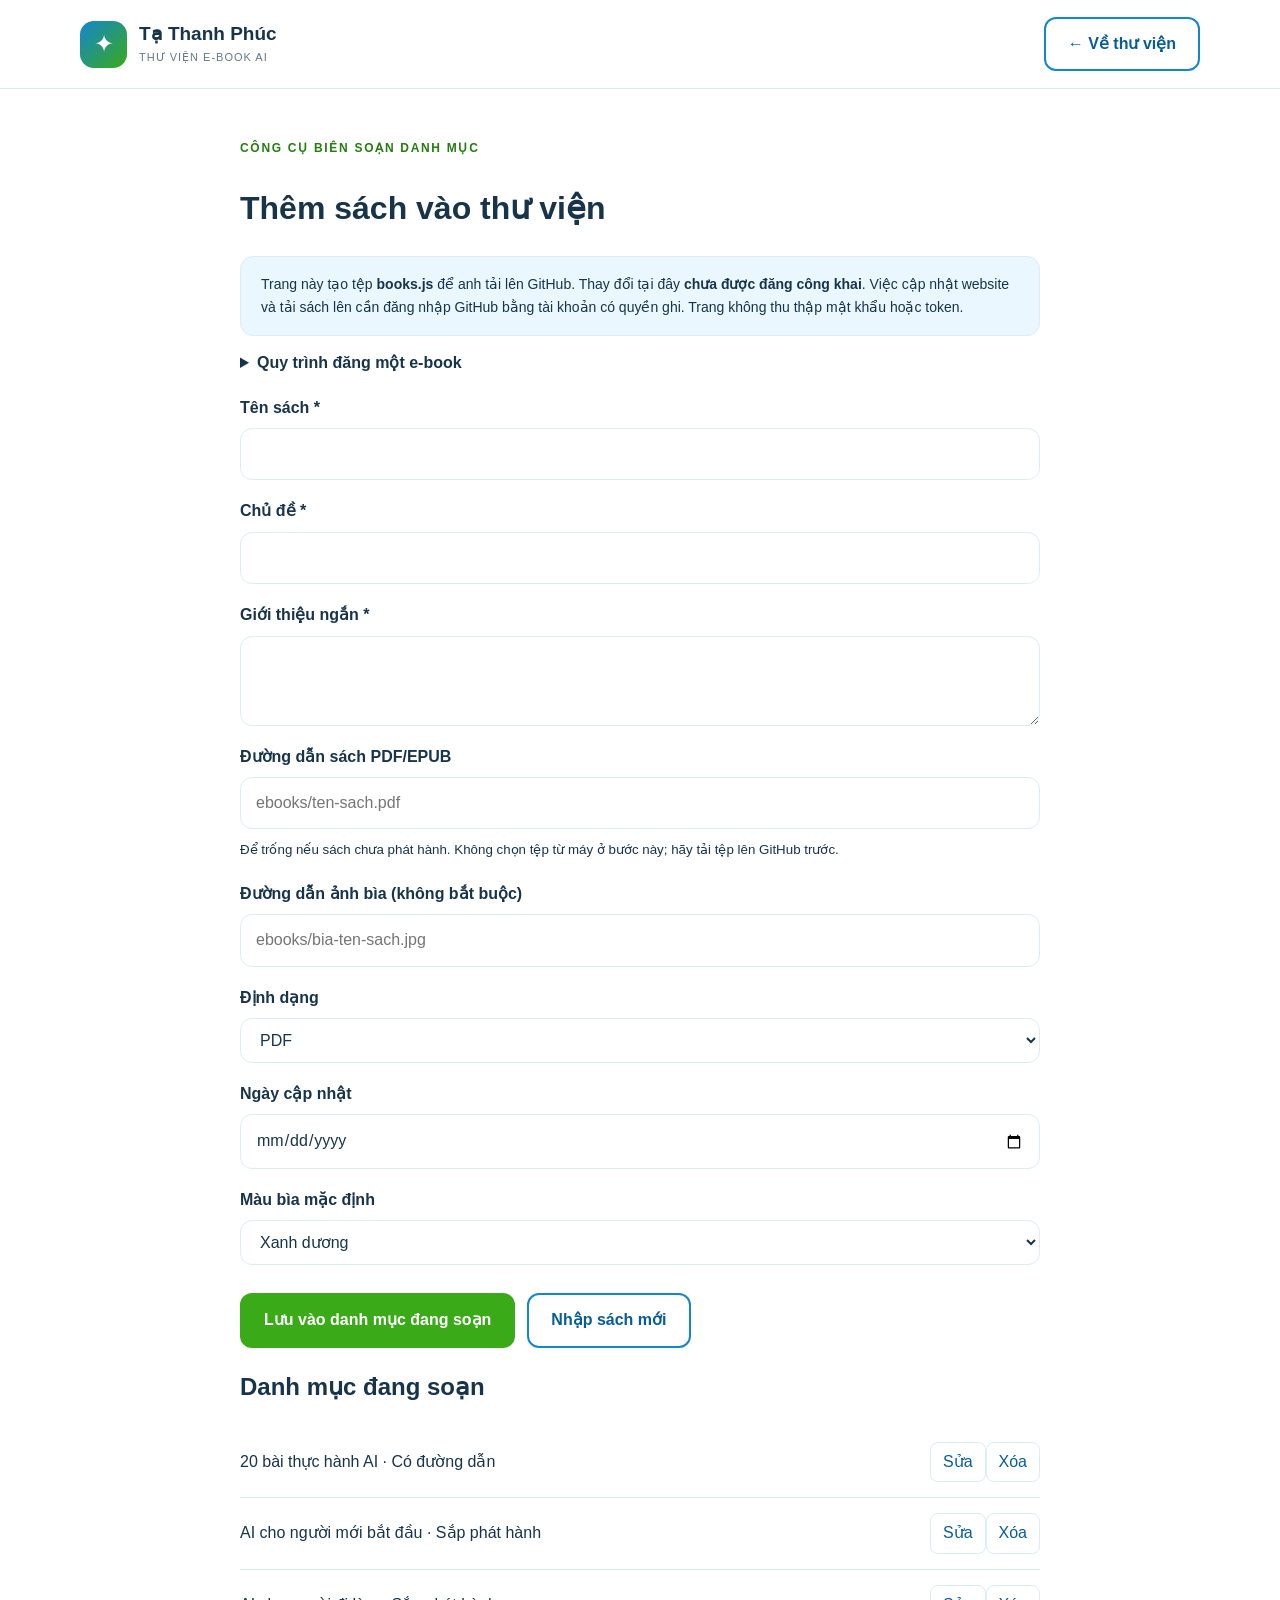
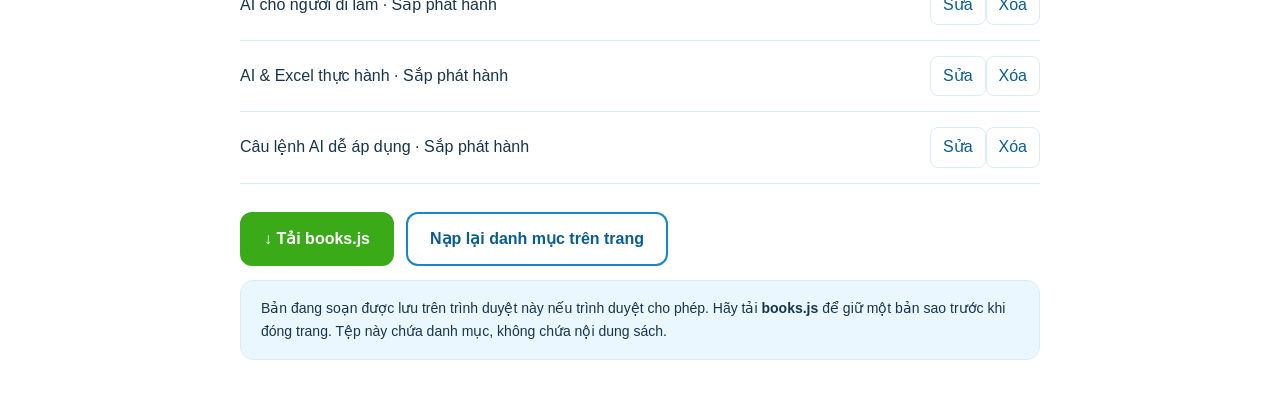
<file: quan-tri.html>
<!doctype html><html lang="vi"><head><meta charset="utf-8"><meta name="viewport" content="width=device-width,initial-scale=1"><title>Thêm e-book | Tạ Thanh Phúc</title><link rel="stylesheet" href="style.css"><link rel="icon" href="favicon.svg"><script defer src="books.js"></script><script defer src="admin.js"></script></head><body><header class="header"><div class="wrap nav"><a class="brand" href="index.html"><span class="brand-mark">✦</span><span><strong>Tạ Thanh Phúc</strong><small>THƯ VIỆN E-BOOK AI</small></span></a><a href="index.html" class="btn outline">← Về thư viện</a></div></header><main class="admin"><span class="label">Công cụ biên soạn danh mục</span><h1>Thêm sách vào thư viện</h1><p class="info">Trang này tạo tệp <strong>books.js</strong> để anh tải lên GitHub. Thay đổi tại đây <strong>chưa được đăng công khai</strong>. Việc cập nhật website và tải sách lên cần đăng nhập GitHub bằng tài khoản có quyền ghi. Trang không thu thập mật khẩu hoặc token.</p><details><summary><strong>Quy trình đăng một e-book</strong></summary><ol><li>Trên GitHub, mở kho <code>tathanhphuc.github.io</code>. Chọn <strong>Add file → Upload files</strong> và tải sách vào thư mục <code>ebooks</code>.</li><li>Điền đường dẫn tương đối, ví dụ <code>ebooks/ai-cho-nguoi-moi.pdf</code>. Có thể dùng đường dẫn HTTPS nếu sách đặt ở nơi khác.</li><li>Điền thông tin rồi bấm <strong>Lưu vào danh mục đang soạn</strong>.</li><li>Bấm <strong>Tải books.js</strong>, thay tệp cùng tên ở gốc kho GitHub và chọn <strong>Commit changes</strong>.</li><li>Chờ trang cập nhật, mở lại thư viện và thử nút đọc/tải sách.</li></ol><p>Chỉ đăng sách anh sở hữu hoặc có quyền chia sẻ. Đường dẫn bên ngoài phải cho phép người đọc truy cập công khai.</p></details><form id="book-form"><input type="hidden" id="edit-id"><label for="title">Tên sách *</label><input class="field" id="title" required maxlength="150"><label for="topic">Chủ đề *</label><input class="field" id="topic" required list="topics" maxlength="80"><datalist id="topics"><option>AI cơ bản</option><option>Công việc văn phòng</option><option>Excel & dữ liệu</option><option>Câu lệnh & thực hành</option></datalist><label for="description">Giới thiệu ngắn *</label><textarea class="field" id="description" required maxlength="600"></textarea><label for="file">Đường dẫn sách PDF/EPUB</label><input class="field" id="file" placeholder="ebooks/ten-sach.pdf"><small>Để trống nếu sách chưa phát hành. Không chọn tệp từ máy ở bước này; hãy tải tệp lên GitHub trước.</small><label for="cover">Đường dẫn ảnh bìa (không bắt buộc)</label><input class="field" id="cover" placeholder="ebooks/bia-ten-sach.jpg"><label for="format">Định dạng</label><select class="field" id="format"><option>PDF</option><option>EPUB</option><option>HTML</option></select><label for="updated">Ngày cập nhật</label><input class="field" id="updated" type="date"><label for="color">Màu bìa mặc định</label><select class="field" id="color"><option value="blue">Xanh dương</option><option value="green">Xanh lá</option></select><div class="actions"><button class="btn" type="submit">Lưu vào danh mục đang soạn</button><button class="btn outline" id="reset" type="button">Nhập sách mới</button></div></form><p id="status" role="status"></p><h2>Danh mục đang soạn</h2><div id="admin-list"></div><div class="actions"><button class="btn" id="export" type="button">↓ Tải books.js</button><button class="btn outline" id="restore" type="button">Nạp lại danh mục trên trang</button></div><p class="info">Bản đang soạn được lưu trên trình duyệt này nếu trình duyệt cho phép. Hãy tải <strong>books.js</strong> để giữ một bản sao trước khi đóng trang. Tệp này chứa danh mục, không chứa nội dung sách.</p></main></body></html>
</file>
<file: style.css>
:root{--primary:#1486ce;--dark:#075d98;--green:#3aaa18;--green-dark:#247d0d;--ink:#17344a;--muted:#637888;--border:#dcecf5;--bg:#f6fbff}*{box-sizing:border-box}html{scroll-behavior:smooth;scroll-padding-top:100px}body{margin:0;color:var(--ink);font-family:Arial,Helvetica,sans-serif;line-height:1.65;background:white}a{color:inherit;text-decoration:none}button,input,select,textarea{font:inherit}button,a,input,select,textarea{touch-action:manipulation}a:focus-visible,button:focus-visible,input:focus-visible,select:focus-visible,textarea:focus-visible{outline:3px solid var(--primary);outline-offset:4px}.wrap{width:min(1120px,calc(100% - 40px));margin:auto}.header{position:sticky;top:0;z-index:10;background:#ffffffed;border-bottom:1px solid var(--border);backdrop-filter:blur(12px)}.nav{min-height:88px;display:flex;align-items:center;justify-content:space-between;gap:25px}.brand{display:flex;align-items:center;gap:12px;line-height:1.25}.brand-mark{display:grid;place-items:center;color:white;width:47px;height:47px;background:linear-gradient(135deg,var(--primary),var(--green));border-radius:14px;font-size:24px}.brand strong{display:block;font-size:19px}.brand small{color:var(--muted);font-size:11px;letter-spacing:1px}.links{display:flex;gap:25px;align-items:center;font-size:14px;font-weight:700}.links a:hover{color:var(--green-dark)}.btn{display:inline-flex;align-items:center;justify-content:center;gap:8px;padding:12px 22px;background:var(--green);color:white;border:2px solid var(--green);border-radius:12px;font-weight:700;cursor:pointer}.btn:hover{background:var(--green-dark);border-color:var(--green-dark)}.outline{color:var(--dark);background:white;border-color:var(--primary)}.outline:hover{background:#eaf7ff;border-color:var(--primary)}.menu{display:none;background:#eaf7ff;color:var(--dark);border:0;border-radius:10px;font-size:23px;padding:6px 12px}.hero{padding:85px 0 75px;background:radial-gradient(circle at 5% 15%,#1486ce24,transparent 32%),radial-gradient(circle at 92% 18%,#3aaa1824,transparent 30%),linear-gradient(135deg,#f5fbff,white 55%,#f3fced)}.hero-grid{display:grid;grid-template-columns:1.13fr .87fr;align-items:center;gap:70px}.pill{display:inline-block;border:1px solid #d8efca;background:#eefae8;color:var(--green-dark);border-radius:30px;padding:7px 14px;font-size:13px;font-weight:700}.hero h1{font-size:clamp(38px,5vw,62px);line-height:1.12;letter-spacing:-1.8px;margin:23px 0}.hero h1 span{color:var(--green)}.hero p{font-size:18px;color:var(--muted)}.actions{display:flex;flex-wrap:wrap;gap:12px;margin-top:28px}.note{font-size:13px!important}.showcase{position:relative;padding:35px;border:1px solid var(--border);border-radius:30px;background:white;box-shadow:0 18px 45px #0f67a021;transform:rotate(2deg)}.showcase-tag{position:absolute;right:20px;top:-14px;border-radius:30px;background:var(--primary);color:white;padding:5px 13px;font-size:12px}.book-hero{padding:33px 28px;border-radius:8px 20px 20px 8px;background:linear-gradient(135deg,#075d98,#1486ce 65%,#3aaa18);color:white;box-shadow:-8px 6px 0 #dcecf5;border-left:8px solid #ffffff20}.book-hero small{letter-spacing:2px;font-size:11px}.book-hero h2{font-size:37px;line-height:1.15;margin:22px 0}.book-hero p{font-size:14px;color:#eaf7ff}.book-hero .symbol{font-size:44px}.showcase-foot{display:flex;justify-content:space-between;font-size:12px;margin-top:25px;color:var(--muted)}.section{padding:75px 0}.light{background:var(--bg)}.label{font-size:12px;font-weight:800;color:var(--green-dark);letter-spacing:1.7px;text-transform:uppercase}.heading{max-width:720px;margin-bottom:32px}.heading h2{font-size:clamp(29px,4vw,40px);line-height:1.2;margin:10px 0 15px}.heading p{color:var(--muted);margin:0}.section-top{display:flex;justify-content:space-between;align-items:end;gap:20px}.filters{display:flex;gap:12px;margin-bottom:18px}.filters input{flex:1;min-width:0}.filters input,.filters select,.field{padding:12px 15px;border:1px solid var(--border);border-radius:12px;background:white;color:var(--ink)}.count{font-size:13px;color:var(--muted);margin-bottom:22px}.grid{display:grid;grid-template-columns:repeat(3,1fr);gap:23px}.card{background:white;border:1px solid var(--border);border-radius:20px;overflow:hidden;display:flex;flex-direction:column}.cover{margin:18px 18px 0;min-height:225px;padding:26px;background:linear-gradient(140deg,#075d98,#1486ce);color:white;border-radius:12px;display:flex;flex-direction:column;justify-content:space-between}.cover.green{background:linear-gradient(140deg,#247d0d,#3aaa18)}.cover img{width:100%;height:235px;object-fit:contain}.cover-icon{font-size:40px}.cover-title{font-size:24px;font-weight:800;line-height:1.25}.cover small{font-size:10px;letter-spacing:1px}.card-body{padding:22px;display:flex;flex-direction:column;flex:1}.category{font-size:11px;font-weight:700;color:var(--dark);text-transform:uppercase;letter-spacing:.5px}.card h3{font-size:21px;line-height:1.35;margin:8px 0}.card p{font-size:14px;color:var(--muted);margin:0 0 15px}.card-meta{font-size:12px;color:var(--muted);margin-top:auto}.card-actions{display:flex;gap:8px;margin-top:17px}.card-actions .btn{padding:8px 12px;font-size:13px;flex:1}.pending{padding:9px 13px;background:#eef3f7;border-radius:10px;font-size:13px;color:var(--muted);display:block;width:100%;text-align:center}.info{padding:16px 20px;background:#eaf7ff;border:1px solid var(--border);border-radius:13px;font-size:14px}.steps{display:grid;grid-template-columns:repeat(4,1fr);gap:22px}.step{border-top:3px solid var(--green);padding:20px;background:white;border-radius:0 0 14px 14px}.step-number{font-size:27px;color:var(--primary);font-weight:800}.step h3{font-size:18px;margin:10px 0}.step p{font-size:14px;color:var(--muted)}.practice-grid{display:grid;grid-template-columns:repeat(3,1fr);gap:22px}.practice{border:1px solid var(--border);border-radius:18px;padding:24px;background:white}.practice h3{font-size:20px;line-height:1.3}.practice p{font-size:14px;color:var(--muted)}.prompt{font-size:13px;line-height:1.7;padding:15px;background:var(--bg);border-radius:12px;margin:18px 0;white-space:pre-wrap}.practice .btn{width:100%;font-size:13px}.banner{display:flex;justify-content:space-between;align-items:center;gap:25px;padding:30px;background:linear-gradient(120deg,#eaf7ff,#eefae8);border:1px solid var(--border);border-radius:20px}.banner h3{margin:0;font-size:23px}.banner p{margin:8px 0 0;color:var(--muted)}.about{display:grid;grid-template-columns:.8fr 1.2fr;gap:65px;align-items:center}.about-art{background:#eaf7ff;border-radius:28px;padding:50px;text-align:center}.about-art .monogram{font-size:70px;font-weight:800;color:var(--primary);line-height:1.2}.about-art p{color:var(--green-dark);font-weight:700}.checklist{padding:0;list-style:none}.checklist li{margin:14px 0}.checklist li::before{content:'✓';color:var(--green);font-weight:800;margin-right:12px}.footer{background:#10344e;color:white;padding:45px 0 25px}.footer-row{display:flex;justify-content:space-between;gap:30px}.footer p,.footer small{color:#bed4e3}.footer-bottom{border-top:1px solid #ffffff20;margin-top:25px;padding-top:20px;font-size:12px;display:flex;justify-content:space-between;gap:20px}.empty{grid-column:1/-1;padding:30px;text-align:center}.skip{position:absolute;left:-9999px}.skip:focus{left:10px;top:10px;z-index:99;background:white;padding:10px}.admin{max-width:800px;margin:45px auto}.admin label{display:block;font-weight:700;margin-top:18px}.field{display:block;width:100%;margin:7px 0}.admin textarea{min-height:90px}.admin-list{display:flex;gap:12px;align-items:center;justify-content:space-between;border-bottom:1px solid var(--border);padding:15px 0}.admin-list button{border:1px solid var(--border);background:white;color:var(--dark);border-radius:8px;cursor:pointer;padding:6px 12px}.success{color:var(--green-dark)}@media(max-width:900px){.hero-grid{gap:30px}.grid,.practice-grid{grid-template-columns:repeat(2,1fr)}.steps{grid-template-columns:repeat(2,1fr)}.links{gap:15px}.hero h1{font-size:45px}.about{gap:30px}}@media(max-width:650px){.wrap{width:calc(100% - 32px)}.nav{min-height:75px}.menu{display:block}.links{display:none;position:absolute;left:0;right:0;top:75px;background:white;padding:20px;border-bottom:1px solid var(--border);flex-direction:column;align-items:stretch}.links.open{display:flex}.hero{padding:45px 0}.hero-grid,.about{grid-template-columns:1fr;gap:40px}.hero h1{font-size:43px}.hero p{font-size:16px}.showcase{max-width:380px;width:100%;margin:auto;transform:none}.section{padding:50px 0}.grid,.practice-grid{grid-template-columns:1fr}.steps{gap:12px}.step{padding:15px}.filters,.section-top,.banner,.footer-row,.footer-bottom{flex-direction:column;align-items:stretch}.filters select{width:100%}.brand strong{font-size:17px}.about-art{padding:30px}.actions .btn{flex:1;padding:12px 15px}.card .cover{min-height:200px}.admin{margin:25px 16px}}@media(prefers-reduced-motion:reduce){html{scroll-behavior:auto}}
</file>
